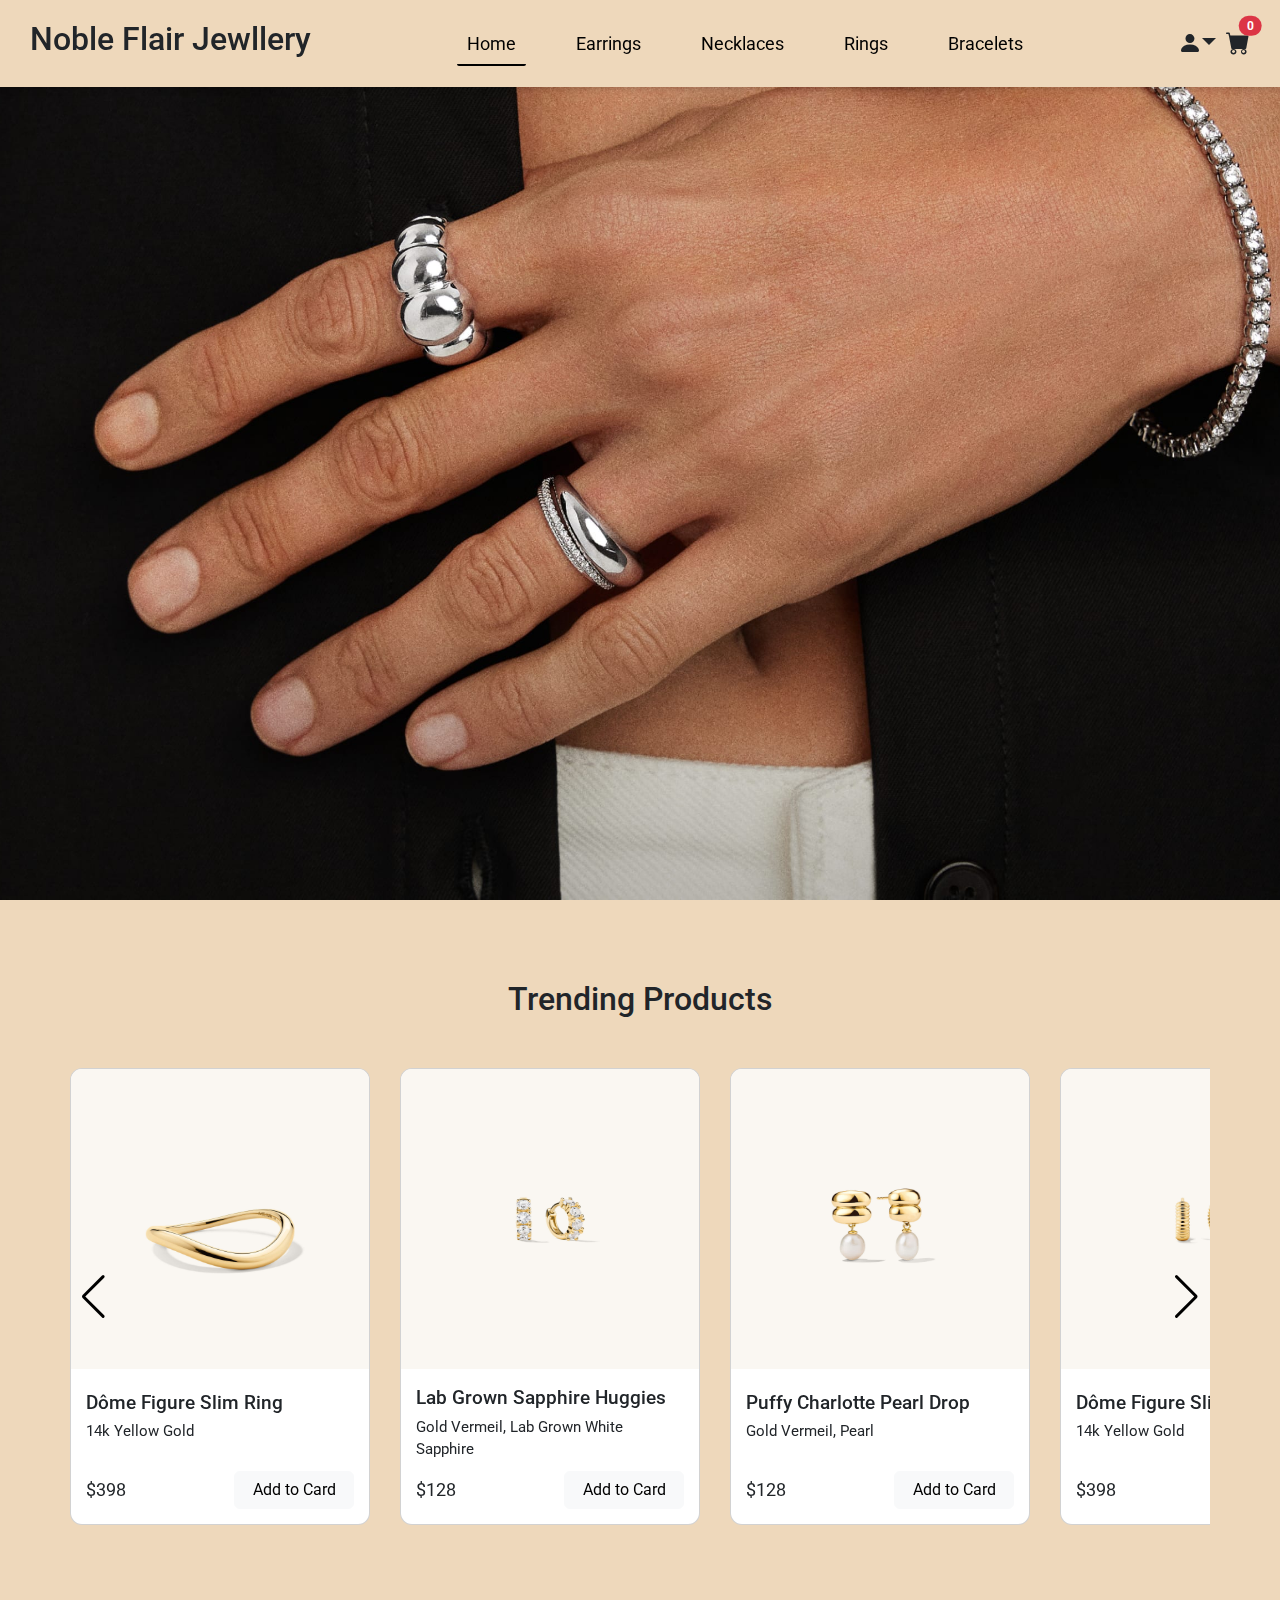
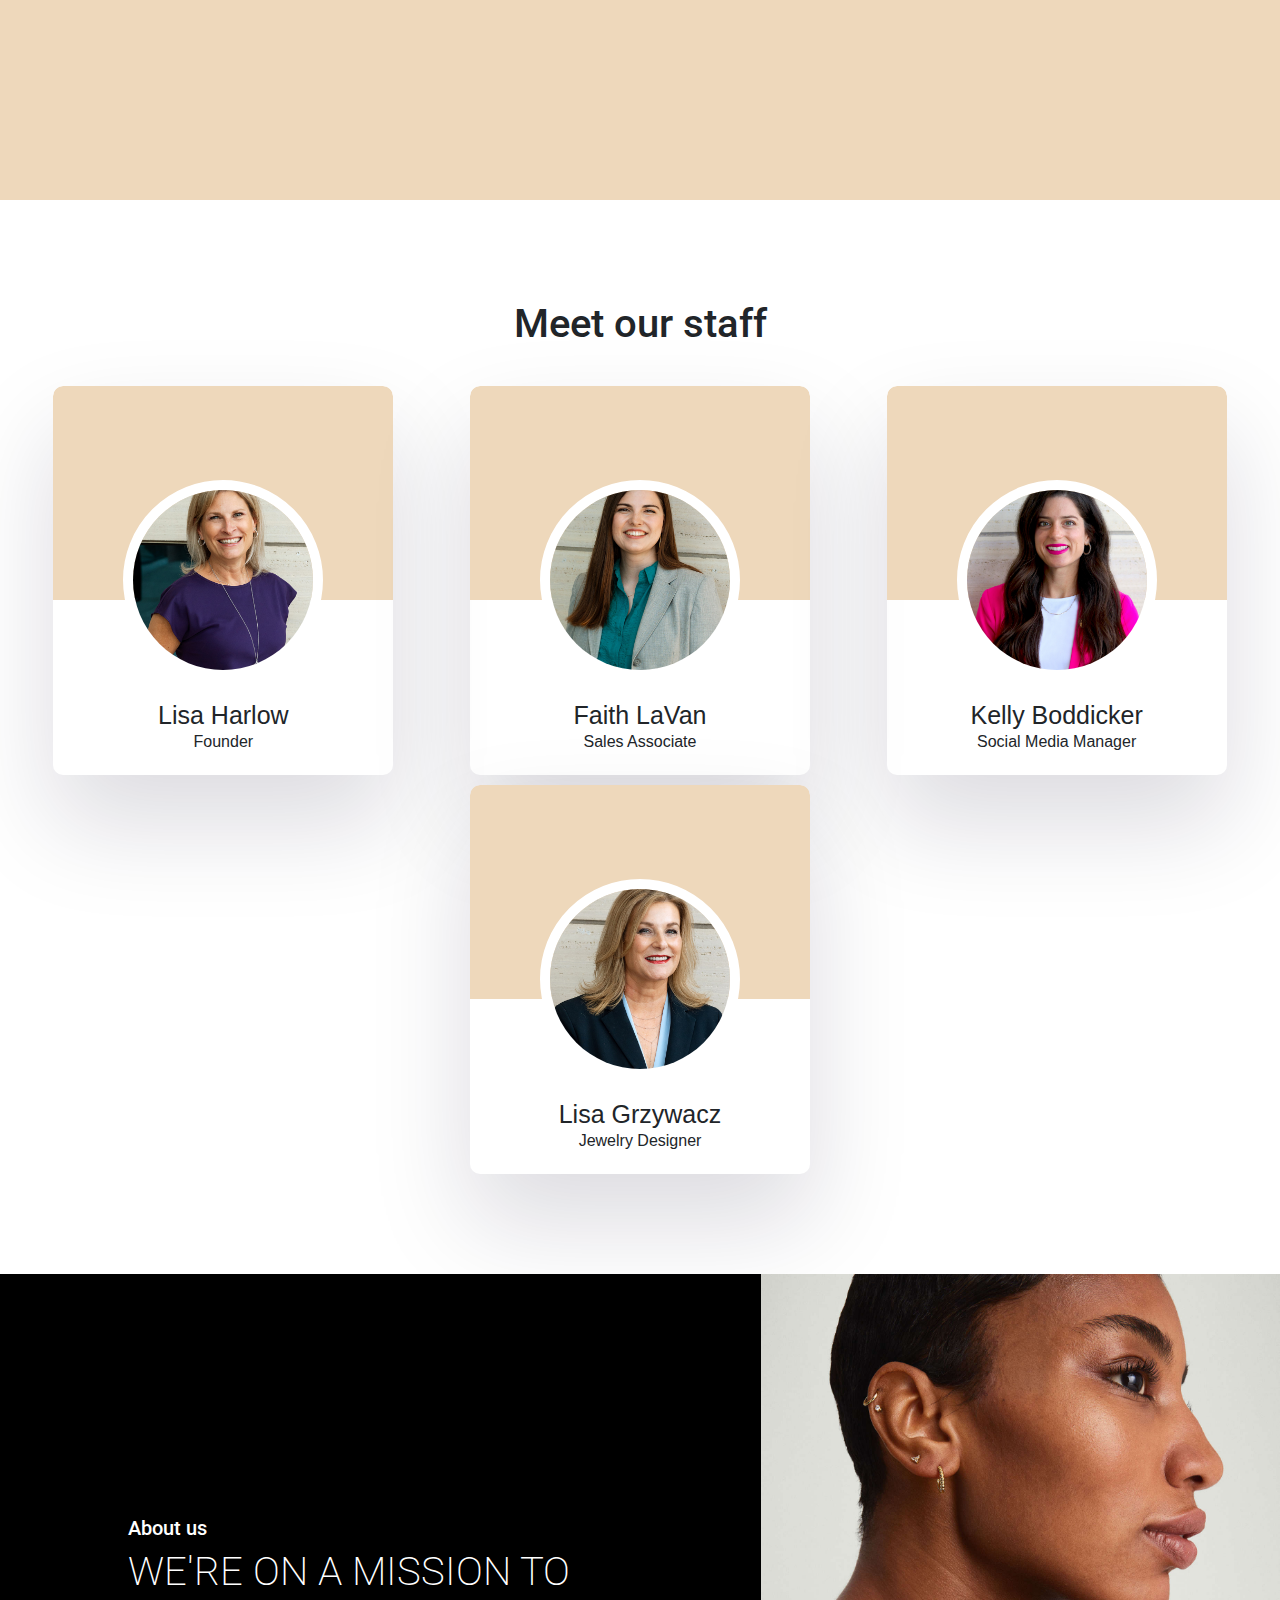
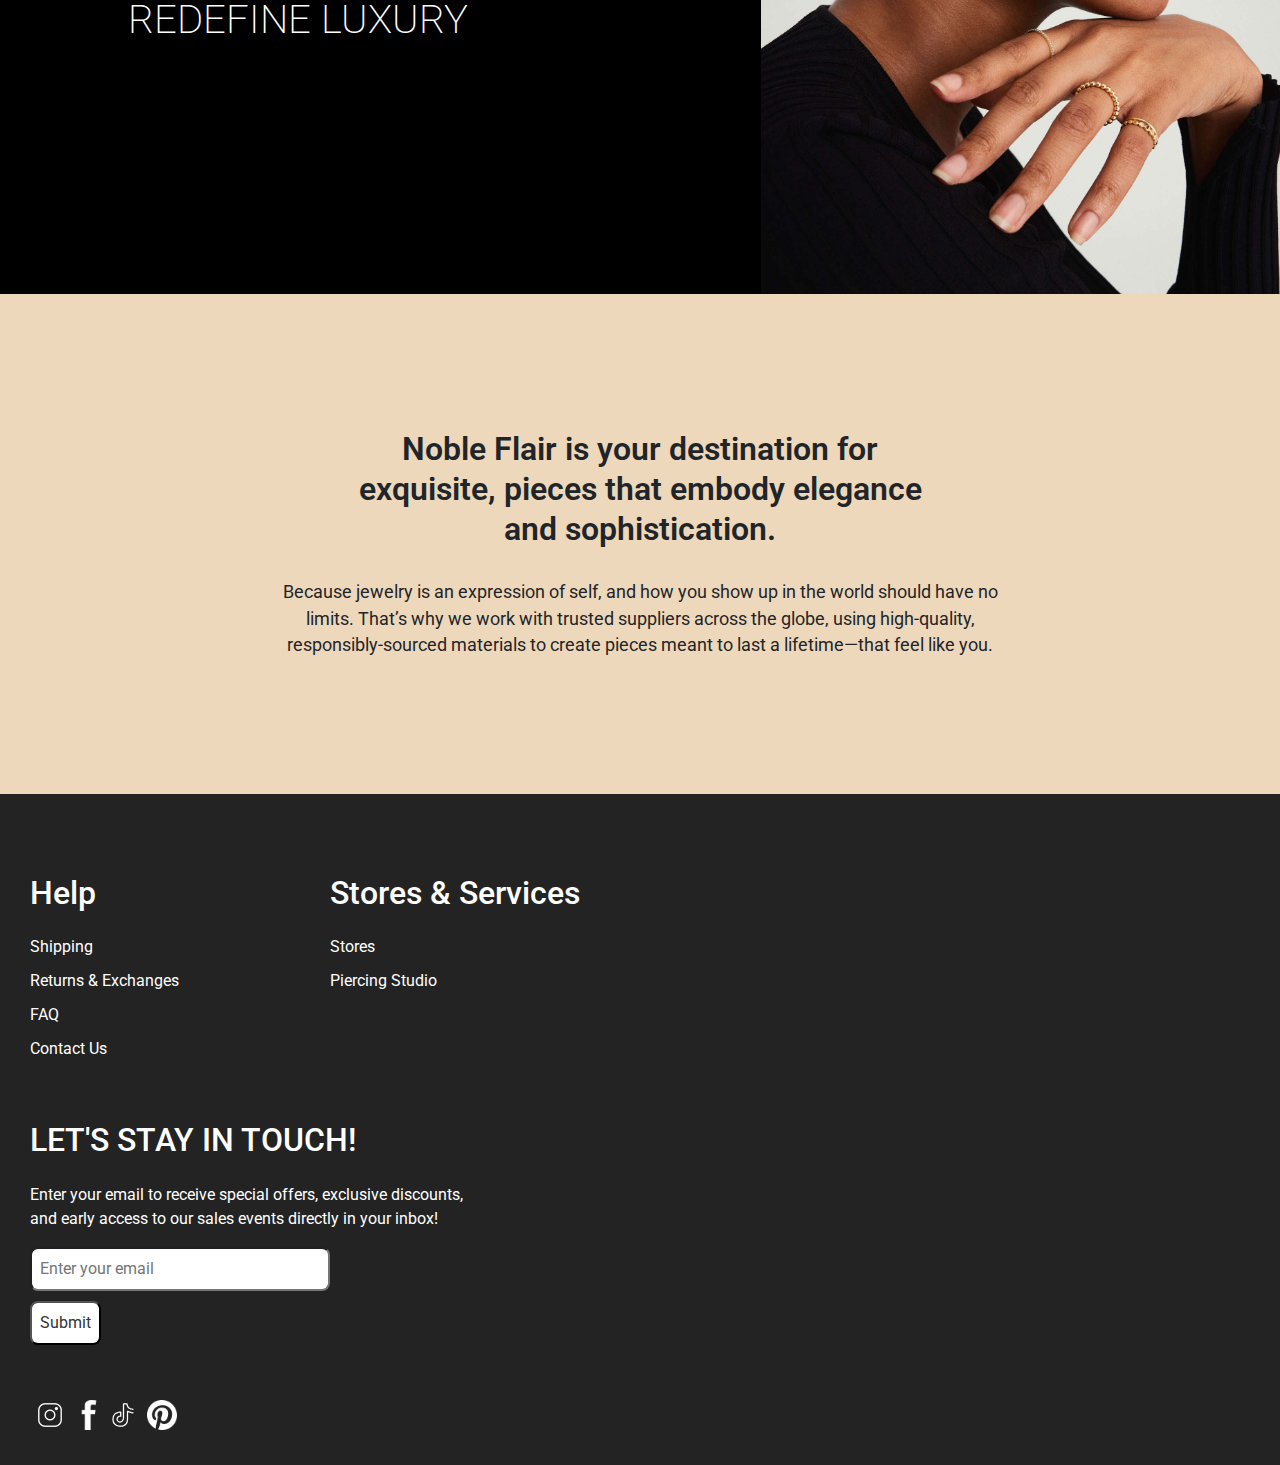
<file: index.html>
<!DOCTYPE html>
<html lang="en">
  <head>
    <meta charset="UTF-8" />
    <meta name="viewport" content="width=device-width, initial-scale=1.0" />
    <title>Noble Flair Jewllery</title>
    <!-- Bootstrap: This link imports the Bootstrap CSS framework, providing a variety of ready-to-use styles and components -->
    <link
      href="https://cdn.jsdelivr.net/npm/bootstrap@5.3.3/dist/css/bootstrap.min.css"
      rel="stylesheet"
      integrity="sha384-QWTKZyjpPEjISv5WaRU9OFeRpok6YctnYmDr5pNlyT2bRjXh0JMhjY6hW+ALEwIH"
      crossorigin="anonymous"
    />

    <!-- Bootstrap Icons: This link imports a collection of SVG-based icons from the Bootstrap Icons library -->
    <link
      rel="stylesheet"
      href="https://cdn.jsdelivr.net/npm/bootstrap-icons@1.5.0/font/bootstrap-icons.css"
    />

    <!-- Swiper: This link imports the CSS for Swiper, a JavaScript library that enables the creation of responsive and interactive sliders and carousels -->
    <link
      rel="stylesheet"
      href="https://cdn.jsdelivr.net/npm/swiper@11/swiper-bundle.min.css"
    />

    <!-- Custom Stylesheet: This link connects to a custom CSS file, `style.css`, used to apply specific styling rules -->
    <link rel="stylesheet" href="style.css" />
  </head>
  <body>
    <div class="navbar">
      <h2>Noble Flair Jewllery</h2>
      <div class="links">
        <!-- Each of these links will redirect the user to different pages, such as earrings.html, rings.html, etc... -->
        <!-- The 'active' class styles the current page name with an underline -->
        <div class="tran active"><a href="#best-sellers">Home</a></div>
        <div class="tran"><a href="earrings.html">Earrings</a></div>
        <div class="tran"><a href="Necklaste.html">Necklaces</a></div>
        <div class="tran"><a href="rings.html">Rings</a></div>
        <div class="tran"><a href="bracelets.html">Bracelets</a></div>
      </div>

      <!-- This div aligns its child elements centrally and maintains a gap between them. -->
      <div class="" style="display: flex; align-items: center; gap: 10px">
        <!-- An icon (bi-person-fill) taken from Bootstrap activates a dropdown menu on click, providing options to "Log in" or "Register". -->
        <div class="dropdown">
          <i
            class="bi bi-person-fill dropdown-toggle"
            data-bs-toggle="dropdown"
            aria-expanded="false"
            role="button"
            aria-haspopup="true"
            style="font-size: 1.5rem"
          ></i>
          <ul class="dropdown-menu">
            <li><a class="dropdown-item" href="login.html">Log in</a></li>
            <li><a class="dropdown-item" href="register.html">Register</a></li>
          </ul>
        </div>
        <div class="position-relative">
          <!-- This class represents the shopping cart icon -->
          <i class="bi bi-cart-fill" style="font-size: 1.5rem"></i>
          <!-- This span serves as a badge to display the current number of items in the cart -->
          <span
            class="position-absolute top-0 start-100 translate-middle badge rounded-pill bg-danger"
            id="itemCount"
            style="font-size: 0.75rem"
          >
            0
          </span>
        </div>
      </div>
    </div>

    <!-- This part defines a slider containing four slides, each styled with a different background image  -->
    <div class="slider">
      <div
        class="slide"
        style="background-image: url('images/mainImage.jpeg')"
      ></div>
      <div
        class="slide"
        style="background-image: url('images/hero-bg-2.jpg')"
      ></div>
      <div
        class="slide"
        style="background-image: url('images/hero3.PNG')"
      ></div>
      <div
        class="slide"
        style="background-image: url('images/hero4.jpg')"
      ></div>
    </div>

    <!-- - This section displays a Swiper slider with product cards, each card includes:
    - **Images:** Default and hover images for each product.
    - **Product Information:** Name, material, price, and an "Add to Cart" button. -->

    <div class="best-sellers" id="best-sellers">
      <h2>Trending Products</h2>

      <div class="container swiper">
        <div class="slider-wrapper">
          <div class="card-wrapper swiper-wrapper">
            <!-- Card 1: Dôme Figure Slim Ring -->
            <div class="card swiper-slide">
              <div class="image-box one">
                <img src="images/first.jpg" class="default-image" />
                <img src="images/first-hover.jpg" class="hover-image" />
              </div>
              <div class="info">
                <div>
                  <div class="name">Dôme Figure Slim Ring</div>
                  <div class="material">14k Yellow Gold</div>
                </div>
                <div class="d-flex justify-content-between align-items-center">
                  <div class="price">$398</div>
                  <button
                    type="button"
                    class="btn btn-light"
                    onclick="addToCart()"
                  >
                    Add to Card
                  </button>
                </div>
              </div>
            </div>

            <!-- Card 2: Lab Grown Sapphire Huggies -->
            <div class="card swiper-slide">
              <div class="image-box two">
                <img src="images/second.jpg" class="default-image" />
                <img src="images/second-hover.jpg" class="hover-image" />
              </div>
              <div class="info">
                <div>
                  <div class="name">Lab Grown Sapphire Huggies</div>
                  <div class="material">
                    Gold Vermeil, Lab Grown White Sapphire
                  </div>
                </div>
                <div class="d-flex justify-content-between align-items-center">
                  <div class="price">$128</div>
                  <button
                    type="button"
                    class="btn btn-light"
                    onclick="addToCart()"
                  >
                    Add to Card
                  </button>
                </div>
              </div>
            </div>

            <!-- Card 3: Puffy Charlotte Pearl Drop Earring -->
            <div class="card swiper-slide">
              <div class="image-box three">
                <img src="images/third.jpg" class="default-image" />
                <img src="images/third-hover.jpg" class="hover-image" />
              </div>
              <div class="info">
                <div>
                  <div class="name">Puffy Charlotte Pearl Drop</div>
                  <div class="material">Gold Vermeil, Pearl</div>
                </div>
                <div class="d-flex justify-content-between align-items-center">
                  <div class="price">$128</div>
                  <button
                    type="button"
                    class="btn btn-light"
                    onclick="addToCart()"
                  >
                    Add to Card
                  </button>
                </div>
              </div>
            </div>

            <!-- Card 4: Dôme Figure Slim Ring (Repeat of the first card) -->
            <div class="card swiper-slide">
              <div class="image-box four">
                <img src="images/fourth.jpg" class="default-image" />
                <img src="images/fourth-hover.jpg" class="hover-image" />
              </div>
              <div class="info">
                <div>
                  <div class="name">Dôme Figure Slim Ring</div>
                  <div class="material">14k Yellow Gold</div>
                </div>
                <div class="d-flex justify-content-between align-items-center">
                  <div class="price">$398</div>
                  <button
                    type="button"
                    class="btn btn-light"
                    onclick="addToCart()"
                  >
                    Add to Card
                  </button>
                </div>
              </div>
            </div>

            <!-- Card 5: Mini Pearl Satellite Bracelet -->
            <div class="card swiper-slide">
              <div class="image-box five">
                <img src="images/4brace.jpg" class="default-image" />
                <img src="images/4brace-hover.jpg" class="hover-image" />
              </div>
              <div class="info">
                <div>
                  <div class="name">Mini Pearl Satellite Bracelet</div>
                  <div class="material">Gold Vermeil</div>
                </div>
                <div class="d-flex justify-content-between align-items-center">
                  <div class="price">$98</div>
                  <button
                    type="button"
                    class="btn btn-light"
                    onclick="addToCart()"
                  >
                    Add to Card
                  </button>
                </div>
              </div>
            </div>

            <!-- Card 6: Round Topaz Hoops -->
            <div class="card swiper-slide">
              <div class="image-box six">
                <img src="images/7neck.jpg" class="default-image" />
                <img src="images/7neck-hover.jpg" class="hover-image" />
              </div>
              <div class="info">
                <div>
                  <div class="name">Round Topaz Hoops</div>
                  <div class="material">Gold Vermeil, White Topaz</div>
                </div>
                <div class="d-flex justify-content-between align-items-center">
                  <div class="price">$78</div>
                  <button
                    type="button"
                    class="btn btn-light"
                    onclick="addToCart()"
                  >
                    Add to Card
                  </button>
                </div>
              </div>
            </div>
            <!-- Card 7: Bold Pavé Diamond Hoops -->

            <div class="card swiper-slide">
              <div class="image-box seven">
                <img src="images/12earrings.jpg" class="default-image" />
                <img src="images/12earrings-hover.jpg" class="hover-image" />
              </div>
              <div class="info">
                <div>
                  <div class="name">Bold Pavé Diamond Hoops</div>
                  <div class="material">14k Yellow Gold, Natural Diamond</div>
                </div>
                <div class="d-flex justify-content-between align-items-center">
                  <div class="price">$978</div>
                  <button
                    type="button"
                    class="btn btn-light"
                    onclick="addToCart()"
                  >
                    Add to Card
                  </button>
                </div>
              </div>
            </div>
          </div>

          <!-- Allows users to move to the previous slide and to the next slide using pointing arrows -->
          <div class="swiper-button-prev"></div>
          <div class="swiper-button-next"></div>
        </div>
      </div>
    </div>

    <!-- - Profiles: Displays individual cards for each staff member, 
 each has a background image, photo of the staff member. and the card content has a name and role -->
    <div class="people">
      <div class="staff"><h1>Meet our staff</h1></div>
      <div class="profiles">
        <div class="profile">
          <div class="background-image">
            <img src="images/background.PNG" alt="" />
          </div>
          <div class="profile-image">
            <img src="images/cofunder.jpg" alt="" />
          </div>
          <div class="card-content">
            <h3>Lisa Harlow</h3>
            <p>Founder</p>
          </div>
        </div>

        <div class="profile">
          <div class="background-image">
            <img src="images/background.PNG" alt="" />
          </div>
          <div class="profile-image">
            <img src="images/Sales Associate.jpg" alt="" />
          </div>
          <div class="card-content">
            <h3>Faith LaVan</h3>
            <p>Sales Associate</p>
          </div>
        </div>

        <div class="profile">
          <div class="background-image">
            <img src="images/background.PNG" alt="" />
          </div>
          <div class="profile-image">
            <img src="images/content creator.jpg" alt="" />
          </div>
          <div class="card-content">
            <h3>Kelly Boddicker</h3>
            <p>Social Media Manager</p>
          </div>
        </div>

        <div class="profile">
          <div class="background-image">
            <img src="images/background.PNG" alt="" />
          </div>
          <div class="profile-image">
            <img src="images/Jewelry Designer.jpg" alt="" />
          </div>
          <div class="card-content">
            <h3>Lisa Grzywacz</h3>
            <p>Jewelry Designer</p>
          </div>
        </div>
      </div>
    </div>

    <!-- Includes an image and text -->

    <div class="about-us" id="about-us">
      <div class="about one">
        <h5>About us</h5>
        <h1 style="font-weight: 200">WE'RE ON A MISSION TO REDEFINE LUXURY</h1>
      </div>
      <div class="about two">
        <img src="images/about.jpg" alt="" />
      </div>
    </div>

    <!-- Includes text -->
    <div class="about-text">
      <div class="text2">
        <p>
          Noble Flair is your destination for exquisite, pieces that embody
          elegance and sophistication.
        </p>
        <div>
          Because jewelry is an expression of self, and how you show up in the
          world should have no limits. That’s why we work with trusted suppliers
          across the globe, using high-quality, responsibly-sourced materials to
          create pieces meant to last a lifetime—that feel like you.
        </div>
      </div>
    </div>
    <!-- This footer is divied in 4 sections, like Help, Stores and services, a signup form for email offers, and icons for social media -->

    <footer>
      <div class="main-footer">
        <div class="first-second">
          <div class="footer-sub">
            <h2>Help</h2>
            <a href="#">Shipping</a>
            <a href="#">Returns & Exchanges</a>
            <a href="#">FAQ</a>
            <a href="#">Contact Us</a>
          </div>
          <div class="footer-sub">
            <h2>Stores & Services</h2>
            <a href="#">Stores</a>
            <a href="#">Piercing Studio</a>
            <a href="#"></a>
          </div>
        </div>
        <div class="third-fourth">
          <div class="footer-sub third">
            <h2>LET'S STAY IN TOUCH!</h2>
            <p>
              Enter your email to receive special offers, exclusive discounts,
              and early access to our sales events directly in your inbox!
            </p>

            <div class="email">
              <input type="email" placeholder="Enter your email" />
            </div>
            <div class="button">
              <input type="button" value="Submit" />
            </div>
          </div>

          <div class="icons">
            <img
              src="images/instagram.png"
              alt="instagram"
              width="40px"
              height="40px"
              40px;
            />
            <img
              src="images/facebook-svgrepo-com.png"
              alt="Facebook"
              width="30px"
            />
            <img
              src="images/tik-tok-svgrepo-com.svg"
              alt="tik-tok"
              width="30px"
              height="30px"
            />
            <img
              src="images/pinterest.png"
              alt="pinterest"
              width="30px"
              height="30px"
              style="margin-left: 5px"
            />
          </div>
        </div>
      </div>
    </footer>
    <!-- These scripts integrate Bootstrap functionalities, Swiper for interactive sliders, and custom JavaScript   -->
    <script
      src="https://cdn.jsdelivr.net/npm/bootstrap@5.3.3/dist/js/bootstrap.bundle.min.js"
      integrity="sha384-YvpcrYf0tY3lHB60NNkmXc5s9fDVZLESaAA55NDzOxhy9GkcIdslK1eN7N6jIeHz"
      crossorigin="anonymous"
    ></script>
    <script src="https://cdn.jsdelivr.net/npm/swiper@11/swiper-bundle.min.js"></script>
    <script src="script.js"></script>
  </body>
</html>
</file>
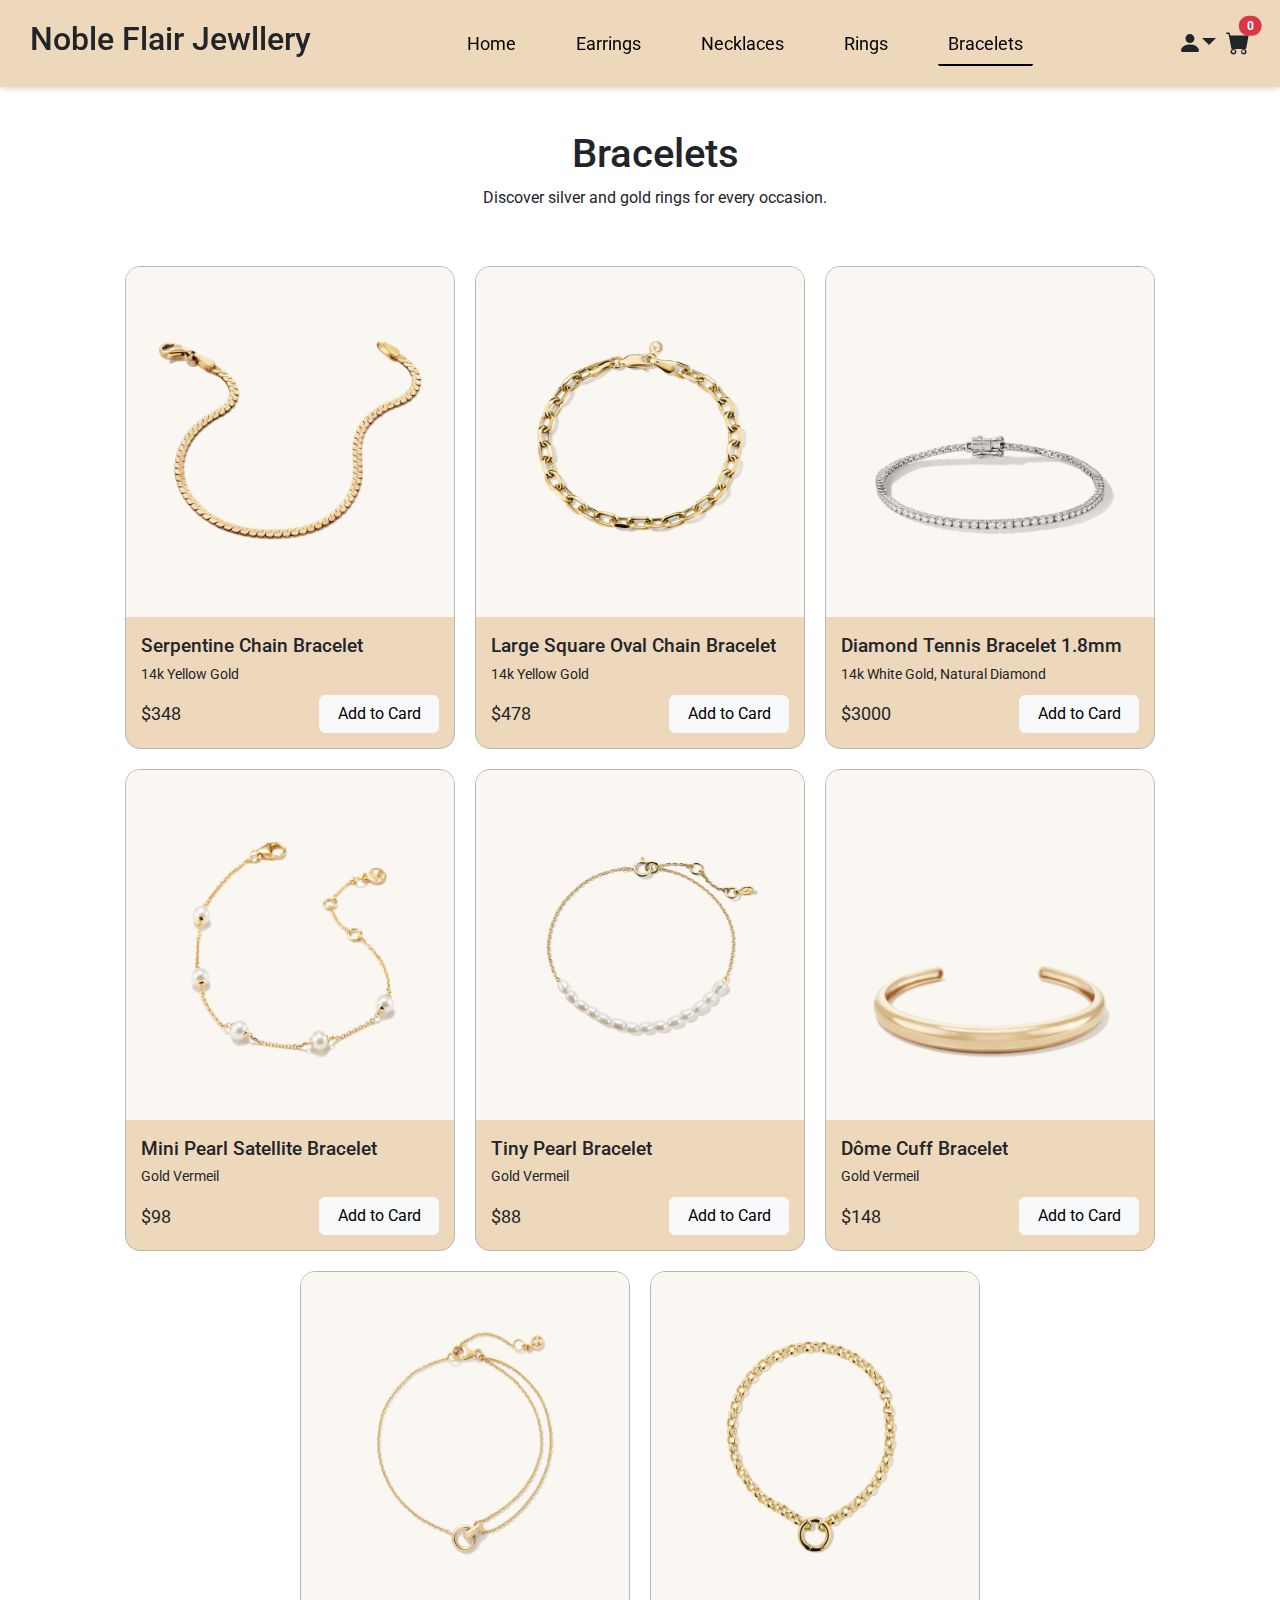
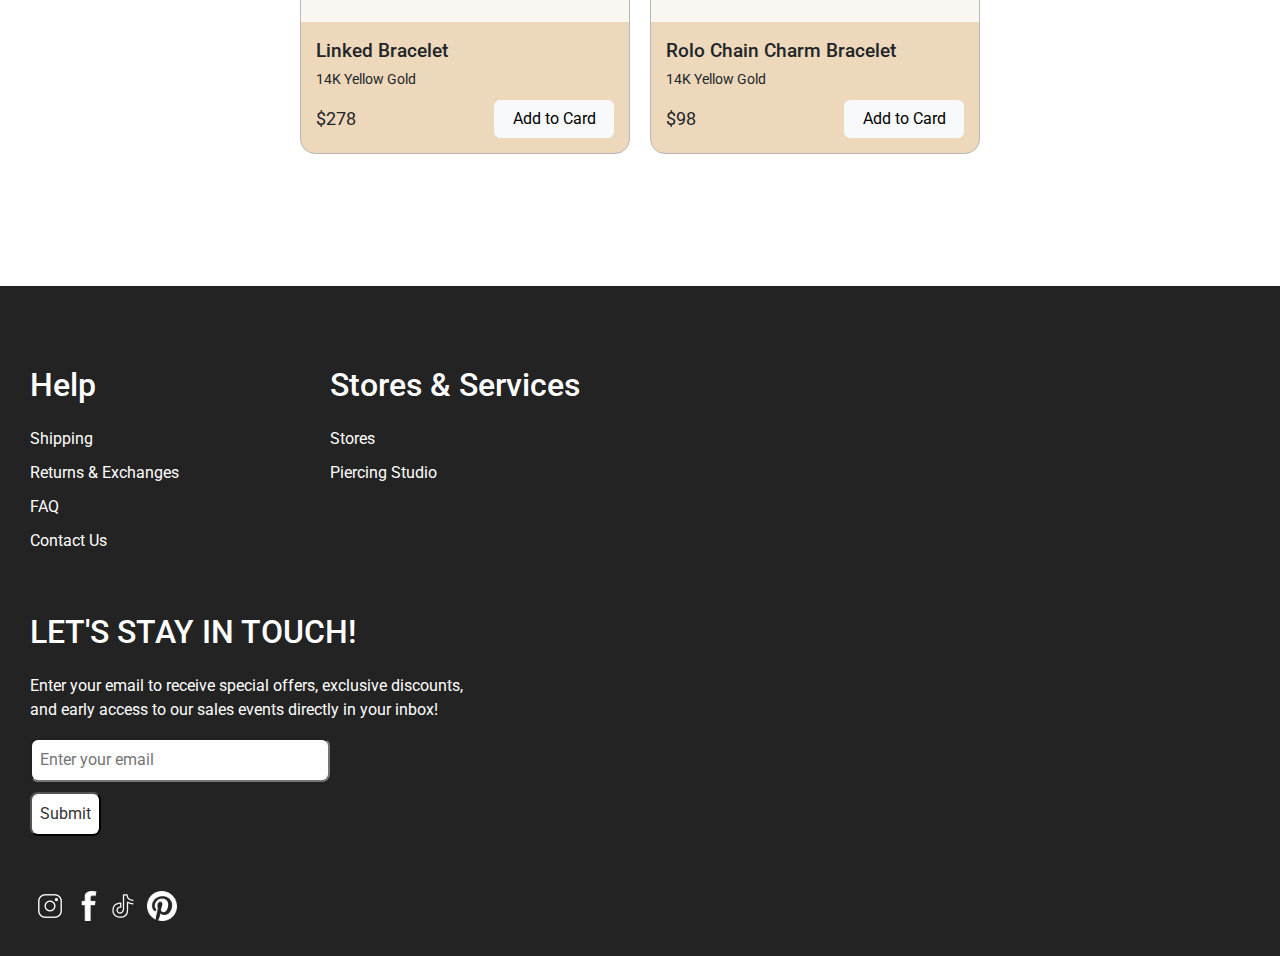
<file: bracelets.html>
<!DOCTYPE html>
<html lang="en">
  <head>
    <meta charset="UTF-8" />
    <meta name="viewport" content="width=device-width, initial-scale=1.0" />
    <title>Noble Flair Jewllery</title>
    <!-- Bootstrap: This link imports the Bootstrap CSS framework, providing a variety of ready-to-use styles and components -->
    <link
      href="https://cdn.jsdelivr.net/npm/bootstrap@5.3.3/dist/css/bootstrap.min.css"
      rel="stylesheet"
      integrity="sha384-QWTKZyjpPEjISv5WaRU9OFeRpok6YctnYmDr5pNlyT2bRjXh0JMhjY6hW+ALEwIH"
      crossorigin="anonymous"
    />

    <!-- Bootstrap Icons: This link imports a collection of SVG-based icons from the Bootstrap Icons library -->
    <link
      rel="stylesheet"
      href="https://cdn.jsdelivr.net/npm/bootstrap-icons@1.5.0/font/bootstrap-icons.css"
    />

    <!-- Swiper: This link imports the CSS for Swiper, a JavaScript library that enables the creation of responsive and interactive sliders and carousels -->
    <link
      rel="stylesheet"
      href="https://cdn.jsdelivr.net/npm/swiper@11/swiper-bundle.min.css"
    />

    <!-- Custom Stylesheet: This link connects to a custom CSS file, `style.css`, used to apply specific styling rules -->
    <link rel="stylesheet" href="style.css" />
  </head>
  <body>
    <div class="navbar">
      <h2>Noble Flair Jewllery</h2>
      <div class="links">
        <!-- Each of these links will redirect the user to different pages, such as earrings.html, rings.html, etc... -->
        <!-- The 'active' class styles the current page name with an underline -->
        <div class="tran"><a href="index.html">Home</a></div>
        <div class="tran"><a href="earrings.html">Earrings</a></div>
        <div class="tran"><a href="Necklaste.html">Necklaces</a></div>
        <div class="tran"><a href="rings.html">Rings</a></div>
        <div class="tran active"><a href="bracelets.html">Bracelets</a></div>
      </div>
      <!-- This div aligns its child elements centrally and maintains a gap between them. -->
      <div class="" style="display: flex; align-items: center; gap: 10px">
        <!-- An icon (bi-person-fill) taken from Bootstrap activates a dropdown menu on click, providing options to "Log in" or "Register". -->
        <div class="dropdown">
          <i
            class="bi bi-person-fill dropdown-toggle"
            data-bs-toggle="dropdown"
            aria-expanded="false"
            role="button"
            aria-haspopup="true"
            style="font-size: 1.5rem"
          ></i>
          <ul class="dropdown-menu">
            <li><a class="dropdown-item" href="login.html">Log in</a></li>
            <li><a class="dropdown-item" href="register.html">Register</a></li>
          </ul>
        </div>
        <div class="position-relative">
          <!-- This class represents the shopping cart icon -->
          <i class="bi bi-cart-fill" style="font-size: 1.5rem"></i>
          <!-- This span serves as a badge to display the current number of items in the cart -->
          <span
            class="position-absolute top-0 start-100 translate-middle badge rounded-pill bg-danger"
            id="itemCount"
            style="font-size: 0.75rem"
          >
            0
          </span>
        </div>
      </div>
    </div>

    <!--Serves as a container for the product cards and the header title-->
    <div class="product-items">
      <div class="top-text">
        <h1>Bracelets</h1>
        <p>Discover silver and gold rings for every occasion.</p>
      </div>

      <!-- - Displays a product card featuring an image with a hover effect, title, description, and an "Add to Cart" button  -->

      <div class="big-container">
        <!-- Serpentine Chain Bracelet -->
        <div class="product">
          <div class="e-image">
            <img src="images/1brace.jpg" class="default-image" />
            <img src="images/1brace-hover.jpg" class="hover-image" />
          </div>
          <div class="e-info">
            <div class="e-name">Serpentine Chain Bracelet</div>
            <div class="e-material">14k Yellow Gold</div>
            <div class="d-flex justify-content-between align-items-center">
              <div class="e-price">$348</div>
              <button type="button" class="btn btn-light" onclick="addToCart()">
                Add to Card
              </button>
            </div>
          </div>
        </div>

        <!-- Large Square Oval Chain Bracelet -->
        <div class="product">
          <div class="e-image">
            <img src="images/2brace.jpg" class="default-image" />
            <img src="images/2brace-hover.jpg" class="hover-image" />
          </div>
          <div class="e-info">
            <div class="e-name">Large Square Oval Chain Bracelet</div>
            <div class="e-material">14k Yellow Gold</div>
            <div class="d-flex justify-content-between align-items-center">
              <div class="e-price">$478</div>
              <button type="button" class="btn btn-light" onclick="addToCart()">
                Add to Card
              </button>
            </div>
          </div>
        </div>

        <!-- Diamond Tennis Bracelet 1.8mm -->
        <div class="product">
          <div class="e-image">
            <img src="images/3brace.jpg" class="default-image" />
            <img src="images/3brace-hover.jpg" class="hover-image" />
          </div>
          <div class="e-info">
            <div class="e-name">Diamond Tennis Bracelet 1.8mm</div>
            <div class="e-material">14k White Gold, Natural Diamond</div>
            <div class="d-flex justify-content-between align-items-center">
              <div class="e-price">$3000</div>
              <button type="button" class="btn btn-light" onclick="addToCart()">
                Add to Card
              </button>
            </div>
          </div>
        </div>

        <!-- Mini Pearl Satellite Bracelet -->
        <div class="product">
          <div class="e-image">
            <img src="images/4brace.jpg" class="default-image" />
            <img src="images/4brace-hover.jpg" class="hover-image" />
          </div>
          <div class="e-info">
            <div class="e-name">Mini Pearl Satellite Bracelet</div>
            <div class="e-material">Gold Vermeil</div>
            <div class="d-flex justify-content-between align-items-center">
              <div class="e-price">$98</div>
              <button type="button" class="btn btn-light" onclick="addToCart()">
                Add to Card
              </button>
            </div>
          </div>
        </div>

        <!-- Tiny Pearl Bracelet -->
        <div class="product">
          <div class="e-image">
            <img src="images/5brace.jpg" class="default-image" />
            <img src="images/5brace-hover.jpg" class="hover-image" />
          </div>
          <div class="e-info">
            <div class="e-name">Tiny Pearl Bracelet</div>
            <div class="e-material">Gold Vermeil</div>
            <div class="d-flex justify-content-between align-items-center">
              <div class="e-price">$88</div>
              <button type="button" class="btn btn-light" onclick="addToCart()">
                Add to Card
              </button>
            </div>
          </div>
        </div>

        <!-- Dôme Cuff Bracelet -->
        <div class="product">
          <div class="e-image">
            <img src="images/6brace.jpg" class="default-image" />
            <img src="images/6brace-hover.jpg" class="hover-image" />
          </div>
          <div class="e-info">
            <div class="e-name">Dôme Cuff Bracelet</div>
            <div class="e-material">Gold Vermeil</div>
            <div class="d-flex justify-content-between align-items-center">
              <div class="e-price">$148</div>
              <button type="button" class="btn btn-light" onclick="addToCart()">
                Add to Card
              </button>
            </div>
          </div>
        </div>

        <!-- Linked Bracelet -->
        <div class="product">
          <div class="e-image">
            <img src="images/7brace.jpg" class="default-image" />
            <img src="images/7brace-hover.jpg" class="hover-image" />
          </div>
          <div class="e-info">
            <div class="e-name">Linked Bracelet</div>
            <div class="e-material">14K Yellow Gold</div>
            <div class="d-flex justify-content-between align-items-center">
              <div class="e-price">$278</div>
              <button type="button" class="btn btn-light" onclick="addToCart()">
                Add to Card
              </button>
            </div>
          </div>
        </div>

        <!-- Rolo Chain Charm Bracelet -->
        <div class="product">
          <div class="e-image">
            <img src="images/8brace.jpg" class="default-image" />
            <img src="images/8brace-hover.jpg" class="hover-image" />
          </div>
          <div class="e-info">
            <div class="e-name">Rolo Chain Charm Bracelet</div>
            <div class="e-material">14K Yellow Gold</div>
            <div class="d-flex justify-content-between align-items-center">
              <div class="e-price">$98</div>
              <button type="button" class="btn btn-light" onclick="addToCart()">
                Add to Card
              </button>
            </div>
          </div>
        </div>
      </div>
    </div>

    <!-- This footer is divied in 4 sections, like Help, Stores and services, a signup form for email offers, and icons for social media -->

    <footer>
      <div class="main-footer">
        <div class="first-second">
          <div class="footer-sub">
            <h2>Help</h2>
            <a href="#">Shipping</a>
            <a href="#">Returns & Exchanges</a>
            <a href="#">FAQ</a>
            <a href="#">Contact Us</a>
          </div>
          <div class="footer-sub">
            <h2>Stores & Services</h2>
            <a href="#">Stores</a>
            <a href="#">Piercing Studio</a>
            <a href="#"></a>
          </div>
        </div>
        <div class="third-fourth">
          <div class="footer-sub third">
            <h2>LET'S STAY IN TOUCH!</h2>
            <p>
              Enter your email to receive special offers, exclusive discounts,
              and early access to our sales events directly in your inbox!
            </p>

            <div class="email">
              <input type="email" placeholder="Enter your email" />
            </div>
            <div class="button">
              <input type="button" value="Submit" />
            </div>
          </div>

          <div class="icons">
            <img
              src="images/instagram.png"
              alt="instagram"
              width="40px"
              height="40px"
              40px;
            />
            <img
              src="images/facebook-svgrepo-com.png"
              alt="Facebook"
              width="30px"
            />
            <img
              src="images/tik-tok-svgrepo-com.svg"
              alt="tik-tok"
              width="30px"
              height="30px"
            />
            <img
              src="images/pinterest.png"
              alt="pinterest"
              width="30px"
              height="30px"
              style="margin-left: 5px"
            />
          </div>
        </div>
      </div>
    </footer>

    <!-- These scripts integrate Bootstrap functionalities, Swiper for interactive sliders, and custom JavaScript   -->

    <script
      src="https://cdn.jsdelivr.net/npm/bootstrap@5.3.3/dist/js/bootstrap.bundle.min.js"
      integrity="sha384-YvpcrYf0tY3lHB60NNkmXc5s9fDVZLESaAA55NDzOxhy9GkcIdslK1eN7N6jIeHz"
      crossorigin="anonymous"
    ></script>
    <script src="script.js"></script>
  </body>
</html>
</file>
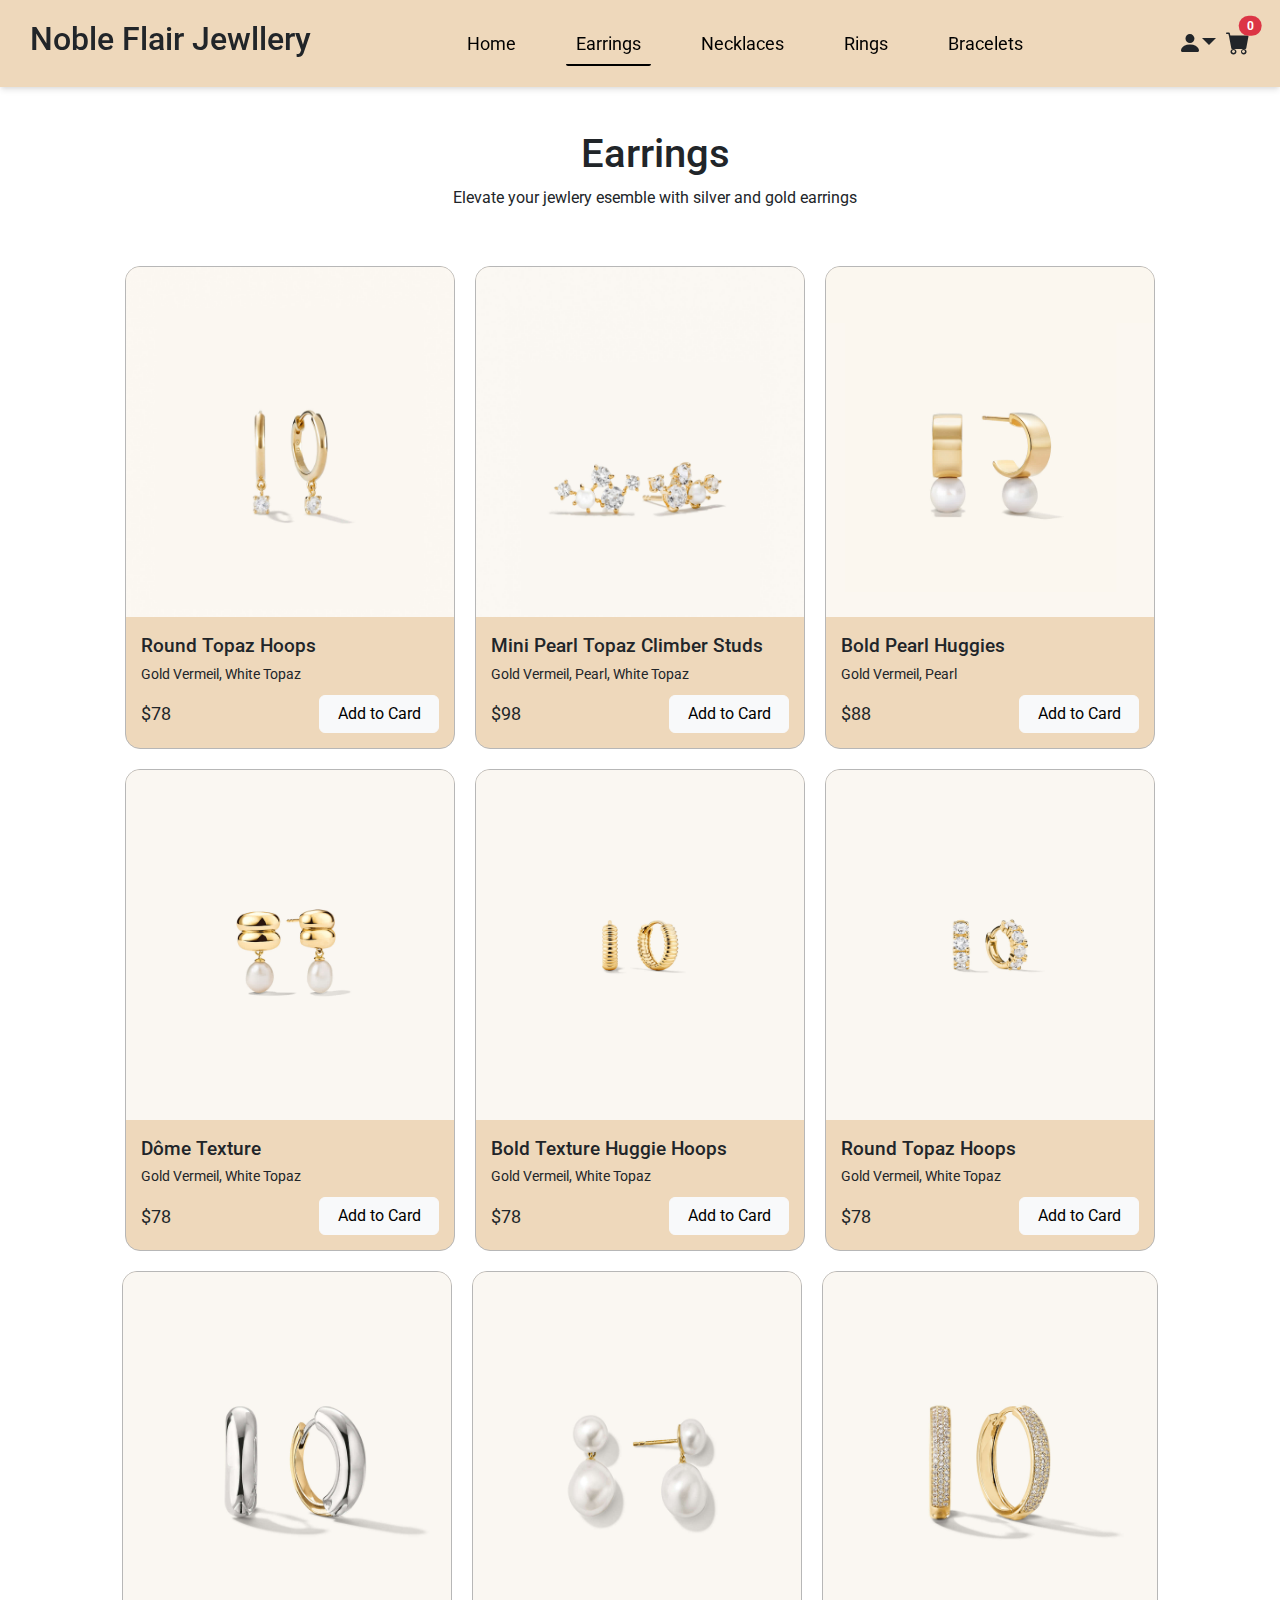
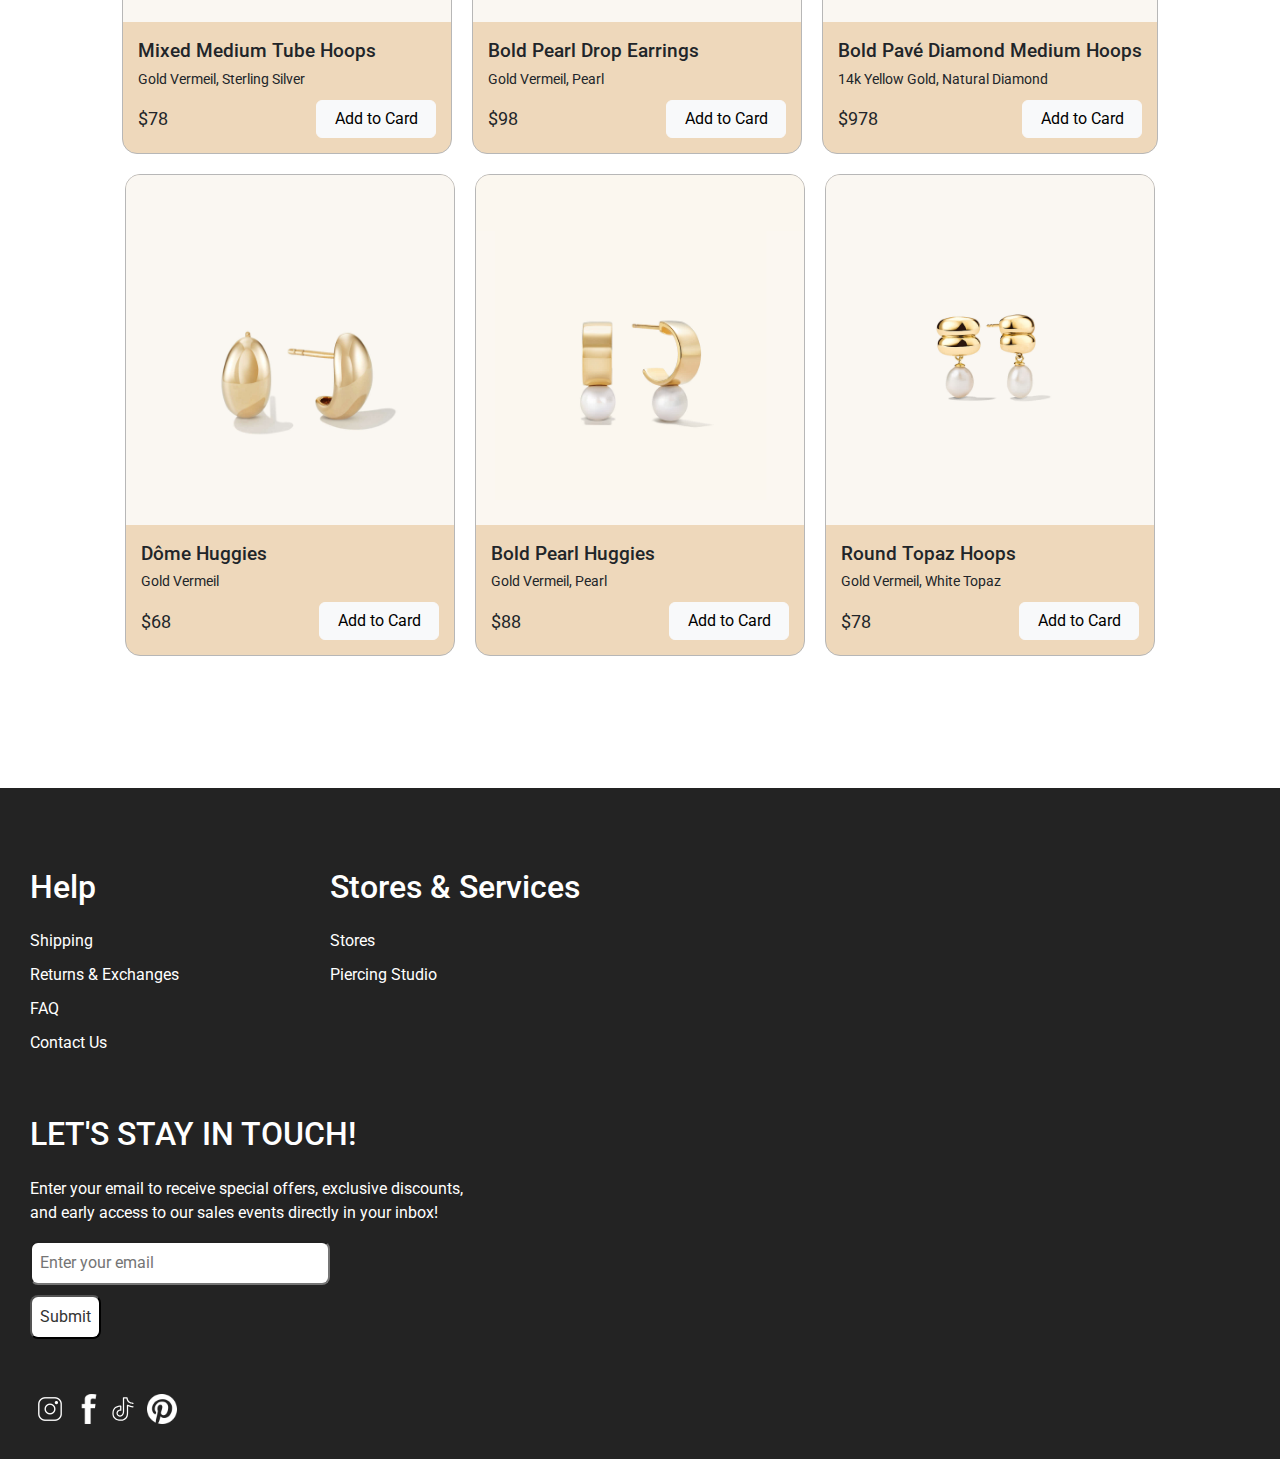
<file: earrings.html>
<!DOCTYPE html>
<html lang="en">
  <head>
    <meta charset="UTF-8" />
    <meta name="viewport" content="width=device-width, initial-scale=1.0" />
    <title>Noble Flair Jewllery</title>
    <!-- Bootstrap: This link imports the Bootstrap CSS framework, providing a variety of ready-to-use styles and components -->
    <link
      href="https://cdn.jsdelivr.net/npm/bootstrap@5.3.3/dist/css/bootstrap.min.css"
      rel="stylesheet"
      integrity="sha384-QWTKZyjpPEjISv5WaRU9OFeRpok6YctnYmDr5pNlyT2bRjXh0JMhjY6hW+ALEwIH"
      crossorigin="anonymous"
    />

    <!-- Bootstrap Icons: This link imports a collection of SVG-based icons from the Bootstrap Icons library -->
    <link
      rel="stylesheet"
      href="https://cdn.jsdelivr.net/npm/bootstrap-icons@1.5.0/font/bootstrap-icons.css"
    />

    <!-- Swiper: This link imports the CSS for Swiper, a JavaScript library that enables the creation of responsive and interactive sliders and carousels -->
    <link
      rel="stylesheet"
      href="https://cdn.jsdelivr.net/npm/swiper@11/swiper-bundle.min.css"
    />

    <!-- Custom Stylesheet: This link connects to a custom CSS file, `style.css`, used to apply specific styling rules -->
    <link rel="stylesheet" href="style.css" />
  </head>
  <body>
    <div class="navbar">
      <h2>Noble Flair Jewllery</h2>
      <div class="links">
        <!-- Each of these links will redirect the user to different pages, such as earrings.html, rings.html, etc... -->
        <!-- The 'active' class styles the current page name with an underline -->
        <div class="tran"><a href="index.html">Home</a></div>
        <div class="tran active"><a href="earrings.html">Earrings</a></div>
        <div class="tran"><a href="Necklaste.html">Necklaces</a></div>
        <div class="tran"><a href="rings.html">Rings</a></div>
        <div class="tran"><a href="bracelets.html">Bracelets</a></div>
      </div>
      <!-- This div aligns its child elements centrally and maintains a gap between them. -->
      <div class="" style="display: flex; align-items: center; gap: 10px">
        <!-- An icon (bi-person-fill) taken from Bootstrap activates a dropdown menu on click, providing options to "Log in" or "Register". -->
        <div class="dropdown">
          <i
            class="bi bi-person-fill dropdown-toggle"
            data-bs-toggle="dropdown"
            aria-expanded="false"
            role="button"
            aria-haspopup="true"
            style="font-size: 1.5rem"
          ></i>
          <ul class="dropdown-menu">
            <li><a class="dropdown-item" href="login.html">Log in</a></li>
            <li><a class="dropdown-item" href="register.html">Register</a></li>
          </ul>
        </div>
        <div class="position-relative">
          <!-- This class represents the shopping cart icon -->
          <i class="bi bi-cart-fill" style="font-size: 1.5rem"></i>
          <!-- This span serves as a badge to display the current number of items in the cart -->
          <span
            class="position-absolute top-0 start-100 translate-middle badge rounded-pill bg-danger"
            id="itemCount"
            style="font-size: 0.75rem"
          >
            0
          </span>
        </div>
      </div>
    </div>

    <!--Serves as a container for the product cards and the header title-->
    <div class="product-items">
      <div class="top-text">
        <h1>Earrings</h1>
        <p>Elevate your jewlery esemble with silver and gold earrings</p>
      </div>

      <!-- - Displays a product card featuring an image with a hover effect, title, description, and an "Add to Cart" button  -->
      <div class="big-container">
        <div class="product">
          <div class="e-image">
            <img src="images/six.jpg" class="default-image" />
            <img src="images/six-hover.jpg" class="hover-image" />
          </div>
          <div class="e-info">
            <div class="e-name">Round Topaz Hoops</div>
            <div class="e-material">Gold Vermeil, White Topaz</div>
            <div class="d-flex justify-content-between align-items-center">
              <div class="e-price">$78</div>

              <button type="button" class="btn btn-light" onclick="addToCart()">
                Add to Card
              </button>
            </div>
          </div>
        </div>

        <!-- Mini Pearl Topaz Climber Studs -->
        <div class="product">
          <div class="e-image">
            <img src="images/ten.jpg" class="default-image" />
            <img src="images/ten-hover.jpg" class="hover-image" />
          </div>
          <div class="e-info">
            <div class="e-name">Mini Pearl Topaz Climber Studs</div>
            <div class="e-material">Gold Vermeil, Pearl, White Topaz</div>
            <div class="d-flex justify-content-between align-items-center">
              <div class="e-price">$98</div>
              <button type="button" class="btn btn-light" onclick="addToCart()">
                Add to Card
              </button>
            </div>
          </div>
        </div>

        <!-- Bold Pearl Huggies -->
        <div class="product">
          <div class="e-image">
            <img src="images/nine.jpg" class="default-image" />
            <img src="images/nine-hover.jpg" class="hover-image" />
          </div>
          <div class="e-info">
            <div class="e-name">Bold Pearl Huggies</div>
            <div class="e-material">Gold Vermeil, Pearl</div>
            <div class="d-flex justify-content-between align-items-center">
              <div class="e-price">$88</div>
              <button type="button" class="btn btn-light" onclick="addToCart()">
                Add to Card
              </button>
            </div>
          </div>
        </div>

        <!-- Round Topaz Hoops -->
        <div class="product">
          <div class="e-image">
            <img src="images/third.jpg" class="default-image" />
            <img src="images/third-hover.jpg" class="hover-image" />
          </div>
          <div class="e-info">
            <div class="e-name">Dôme Texture</div>
            <div class="e-material">Gold Vermeil, White Topaz</div>
            <div class="d-flex justify-content-between align-items-center">
              <div class="e-price">$78</div>
              <button type="button" class="btn btn-light" onclick="addToCart()">
                Add to Card
              </button>
            </div>
          </div>
        </div>

        <!-- Bold Texture Huggie Hoops -->
        <div class="product">
          <div class="e-image">
            <img src="images/fourth.jpg" class="default-image" />
            <img src="images/fourth-hover.jpg" class="hover-image" />
          </div>
          <div class="e-info">
            <div class="e-name">Bold Texture Huggie Hoops</div>
            <div class="e-material">Gold Vermeil, White Topaz</div>
            <div class="d-flex justify-content-between align-items-center">
              <div class="e-price">$78</div>
              <button type="button" class="btn btn-light" onclick="addToCart()">
                Add to Card
              </button>
            </div>
          </div>
        </div>

        <!-- Round Topaz Hoops -->
        <div class="product">
          <div class="e-image">
            <img src="images/second.jpg" class="default-image" />
            <img src="images/second-hover.jpg" class="hover-image" />
          </div>
          <div class="e-info">
            <div class="e-name">Round Topaz Hoops</div>
            <div class="e-material">Gold Vermeil, White Topaz</div>
            <div class="d-flex justify-content-between align-items-center">
              <div class="e-price">$78</div>
              <button type="button" class="btn btn-light" onclick="addToCart()">
                Add to Card
              </button>
            </div>
          </div>
        </div>

        <!-- Mixed Medium Tube Hoops -->
        <div class="product">
          <div class="e-image">
            <img src="images/seven.jpg" class="default-image" />
            <img src="images/seven-hover.jpg" class="hover-image" />
          </div>
          <div class="e-info">
            <div class="e-name">Mixed Medium Tube Hoops</div>
            <div class="e-material">Gold Vermeil, Sterling Silver</div>
            <div class="d-flex justify-content-between align-items-center">
              <div class="e-price">$78</div>
              <button type="button" class="btn btn-light" onclick="addToCart()">
                Add to Card
              </button>
            </div>
          </div>
        </div>

        <!-- Bold Pearl Drop Earrings -->
        <div class="product">
          <div class="e-image">
            <img src="images/eight.jpg" class="default-image" />
            <img src="images/eight-hover.jpg" class="hover-image" />
          </div>
          <div class="e-info">
            <div class="e-name">Bold Pearl Drop Earrings</div>
            <div class="e-material">Gold Vermeil, Pearl</div>
            <div class="d-flex justify-content-between align-items-center">
              <div class="e-price">$98</div>
              <button type="button" class="btn btn-light" onclick="addToCart()">
                Add to Card
              </button>
            </div>
          </div>
        </div>

        <!-- Bold Pavé Diamond Medium Hoops -->
        <div class="product">
          <div class="e-image">
            <img src="images/12earrings.jpg" class="default-image" />
            <img src="images/12earrings-hover.jpg" class="hover-image" />
          </div>
          <div class="e-info">
            <div class="e-name">Bold Pavé Diamond Medium Hoops</div>
            <div class="e-material">14k Yellow Gold, Natural Diamond</div>
            <div class="d-flex justify-content-between align-items-center">
              <div class="e-price">$978</div>
              <button type="button" class="btn btn-light" onclick="addToCart()">
                Add to Card
              </button>
            </div>
          </div>
        </div>

        <!-- Dôme Huggies -->
        <div class="product">
          <div class="e-image">
            <img src="images/11earring.jpg" class="default-image" />
            <img src="images/11earring-hover.jpg" class="hover-image" />
          </div>
          <div class="e-info">
            <div class="e-name">Dôme Huggies</div>
            <div class="e-material">Gold Vermeil</div>
            <div class="d-flex justify-content-between align-items-center">
              <div class="e-price">$68</div>
              <button type="button" class="btn btn-light" onclick="addToCart()">
                Add to Card
              </button>
            </div>
          </div>
        </div>

        <!-- Bold Pearl Huggies -->
        <div class="product">
          <div class="e-image">
            <img src="images/nine.jpg" class="default-image" />
            <img src="images/nine-hover.jpg" class="hover-image" />
          </div>
          <div class="e-info">
            <div class="e-name">Bold Pearl Huggies</div>
            <div class="e-material">Gold Vermeil, Pearl</div>
            <div class="d-flex justify-content-between align-items-center">
              <div class="e-price">$88</div>
              <button type="button" class="btn btn-light" onclick="addToCart()">
                Add to Card
              </button>
            </div>
          </div>
        </div>

        <!-- Round Topaz Hoops -->
        <div class="product">
          <div class="e-image">
            <img src="images/third.jpg" class="default-image" />
            <img src="images/third-hover.jpg" class="hover-image" />
          </div>
          <div class="e-info">
            <div class="e-name">Round Topaz Hoops</div>
            <div class="e-material">Gold Vermeil, White Topaz</div>
            <div class="d-flex justify-content-between align-items-center">
              <div class="e-price">$78</div>
              <button type="button" class="btn btn-light" onclick="addToCart()">
                Add to Card
              </button>
            </div>
          </div>
        </div>
      </div>
    </div>

    <!-- This footer is divied in 4 sections, like Help, Stores and services, a signup form for email offers, and icons for social media -->
    <footer>
      <div class="main-footer">
        <div class="first-second">
          <div class="footer-sub">
            <h2>Help</h2>
            <a href="#">Shipping</a>
            <a href="#">Returns & Exchanges</a>
            <a href="#">FAQ</a>
            <a href="#">Contact Us</a>
          </div>
          <div class="footer-sub">
            <h2>Stores & Services</h2>
            <a href="#">Stores</a>
            <a href="#">Piercing Studio</a>
            <a href="#"></a>
          </div>
        </div>
        <div class="third-fourth">
          <div class="footer-sub third">
            <h2>LET'S STAY IN TOUCH!</h2>
            <p>
              Enter your email to receive special offers, exclusive discounts,
              and early access to our sales events directly in your inbox!
            </p>

            <div class="email">
              <input type="email" placeholder="Enter your email" />
            </div>
            <div class="button">
              <input type="button" value="Submit" />
            </div>
          </div>

          <div class="icons">
            <img
              src="images/instagram.png"
              alt="instagram"
              width="40px"
              height="40px"
            />
            <img
              src="images/facebook-svgrepo-com.png"
              alt="Facebook"
              width="30px"
            />
            <img
              src="images/tik-tok-svgrepo-com.svg"
              alt="tik-tok"
              width="30px"
              height="30px"
            />
            <img
              src="images/pinterest.png"
              alt="pinterest"
              width="30px"
              height="30px"
              style="margin-left: 5px"
            />
          </div>
        </div>
      </div>
    </footer>
    <!-- These scripts integrate Bootstrap functionalities, Swiper for interactive sliders, and custom JavaScript   -->

    <script
      src="https://cdn.jsdelivr.net/npm/bootstrap@5.3.3/dist/js/bootstrap.bundle.min.js"
      integrity="sha384-YvpcrYf0tY3lHB60NNkmXc5s9fDVZLESaAA55NDzOxhy9GkcIdslK1eN7N6jIeHz"
      crossorigin="anonymous"
    ></script>
    <script src="script.js"></script>
  </body>
</html>
</file>
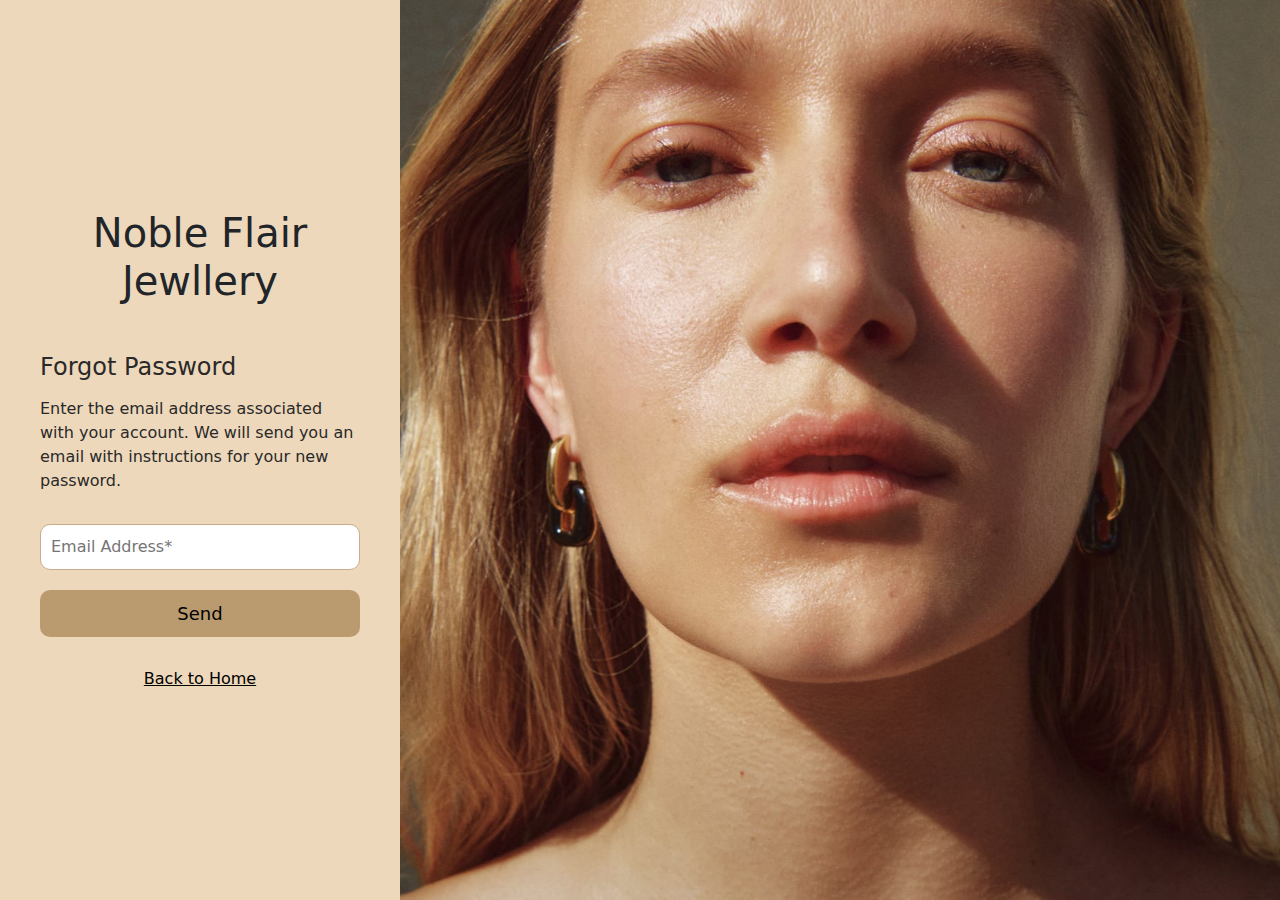
<file: forgot-password.html>
<!DOCTYPE html>
<html lang="en">
  <head>
    <meta charset="UTF-8" />
    <meta name="viewport" content="width=device-width, initial-scale=1.0" />
    <title>Log in</title>
    <link
      href="https://cdn.jsdelivr.net/npm/bootstrap@5.3.3/dist/css/bootstrap.min.css"
      rel="stylesheet"
      integrity="sha384-QWTKZyjpPEjISv5WaRU9OFeRpok6YctnYmDr5pNlyT2bRjXh0JMhjY6hW+ALEwIH"
      crossorigin="anonymous"
    />
    <link
      rel="stylesheet"
      href="https://cdn.jsdelivr.net/npm/swiper@11/swiper-bundle.min.css"
    />
  </head>

  <style>
    .register {
      display: flex;
      background-color: rgb(238, 216, 187);
    }

    form {
      display: flex;
      flex-direction: column;
      max-width: 1000px;
      justify-content: center;
      padding: 40px;
      margin-left: auto;
      margin-right: auto;
    }

    .form-group {
      display: flex;
      flex-direction: column;
    }

    form input {
      width: 100%;
      margin-top: 15px;
      padding: 10px;
      margin-bottom: 5px;
      border-radius: 10px;
      border: 1px solid #c9ac8c; /* Border color matching the theme */
      font-size: 16px;
      background-color: #fff; /* White background for input fields */
    }

    .register {
      display: flex;
      height: 100%;
      width: 100%;
      justify-content: space-between;
    }

    .noble {
      text-align: center;
      margin-bottom: 40px;
    }
    .error {
      color: red;
      padding-left: 5px;
    }

    button {
      width: 100%;
      padding: 10px;
      font-size: 18px;
      background-color: rgb(186, 154, 111);
      color: black;
      border: none;
      border-radius: 10px;
      cursor: pointer;
      margin-top: 15px;
    }

    button:hover {
      background-color: rgb(194, 168, 137);
    }

    .swiper-container {
      width: 880px;
      height: 100vh;
    }

    .swiper-wrapper {
      display: flex;
      width: 75%;
      height: 100%;
    }

    .swiper-slide {
      background-size: cover;
      background-position: center;
      width: 100%;
      height: 100vh;
    }

    .signUp h1 {
      color: #292929; /* Dark gray color for the form title */
      font-size: 24px;
      margin-bottom: 15px;
    }

    .signUp p {
      color: #292929; /* Slightly lighter gray for the text */
      font-size: 16px;
    }

    .signUp a {
      color: rgb(54, 45, 32);
    }

    .signUp a:hover {
      text-decoration: none;
    }

    form input:focus {
      outline: none;
      box-shadow: 0 0 10px rgb(186, 154, 111);
    }

    .backToHome a {
      text-align: center;
      display: block;
      margin-top: 30px;
      color: black;
      text-decoration: underline;
    }

    .forgotPass a {
      text-align: right;
      padding-right: 5px;
      display: block;
      color: black;
    }
    #registrationForm {
      width: 600px;
    }
  </style>
  <body>
    <div class="register">
      <form id="registrationForm" onsubmit="validateForm(event)">
        <div class="noble"><h1>Noble Flair Jewllery</h1></div>
        <div class="signUp">
          <h1>Forgot Password</h1>
          <p>
            Enter the email address associated with your account. We will send
            you an email with instructions for your new password.
          </p>
        </div>

        <div class="form-group">
          <input type="email" id="email" placeholder="Email Address*" />
          <span id="emailError" class="error"></span>
        </div>

        <button type="submit">Send</button>
        <div class="backToHome"><a href="index.html">Back to Home</a></div>
      </form>

      <div class="register-image">
        <div class="swiper-container slider">
          <div class="swiper-wrapper">
            <div
              class="swiper-slide"
              style="background-image: url('images/register.jpg')"
            ></div>
            <div
              class="swiper-slide"
              style="background-image: url('images/register3.PNG')"
            ></div>
            <div
              class="swiper-slide"
              style="background-image: url('images/register2.jpg')"
            ></div>
          </div>
        </div>
      </div>
    </div>

    <script
      src="https://cdn.jsdelivr.net/npm/bootstrap@5.3.3/dist/js/bootstrap.bundle.min.js"
      integrity="sha384-YvpcrYf0tY3lHB60NNkmXc5s9fDVZLESaAA55NDzOxhy9GkcIdslK1eN7N6jIeHz"
      crossorigin="anonymous"
    ></script>
    <script src="https://cdn.jsdelivr.net/npm/swiper@11/swiper-bundle.min.js"></script>
    <script>
      document.addEventListener("DOMContentLoaded", function () {
        const swiper = new Swiper(".slider", {
          loop: true, // Allows the slides to loop continuously
          autoplay: {
            delay: 2000, // Autoplay delay in milliseconds (2 seconds)
            disableOnInteraction: false, // Continue autoplay after interaction
          },
          effect: "fade", // Fade effect to replicate the opacity change
          fadeEffect: {
            crossFade: true,
          },
          speed: 1000, // Slide transition speed in milliseconds (1 second)
        });
      });

      function validateForm(event) {
        event.preventDefault();
        const email = document.getElementById("email").value;

        const emailError = document.getElementById("emailError");

        // reset error messages
        emailError.textContent = "";

        // Email validation
        if (email === "") {
          emailError.textContent = "Email is required!";
        } else if (!isValidEmail(email)) {
          emailError.textContent = "Invalid Email Format";
          return;
        }

        alert("Email was sent!");
      }

      function isValidEmail(email) {
        const emailRegex = /^[^\s@]+@[^\s@]+\.[^\s@]+$/;
        return emailRegex.test(email); // returns true or false
      }
    </script>
  </body>
</html>
</file>
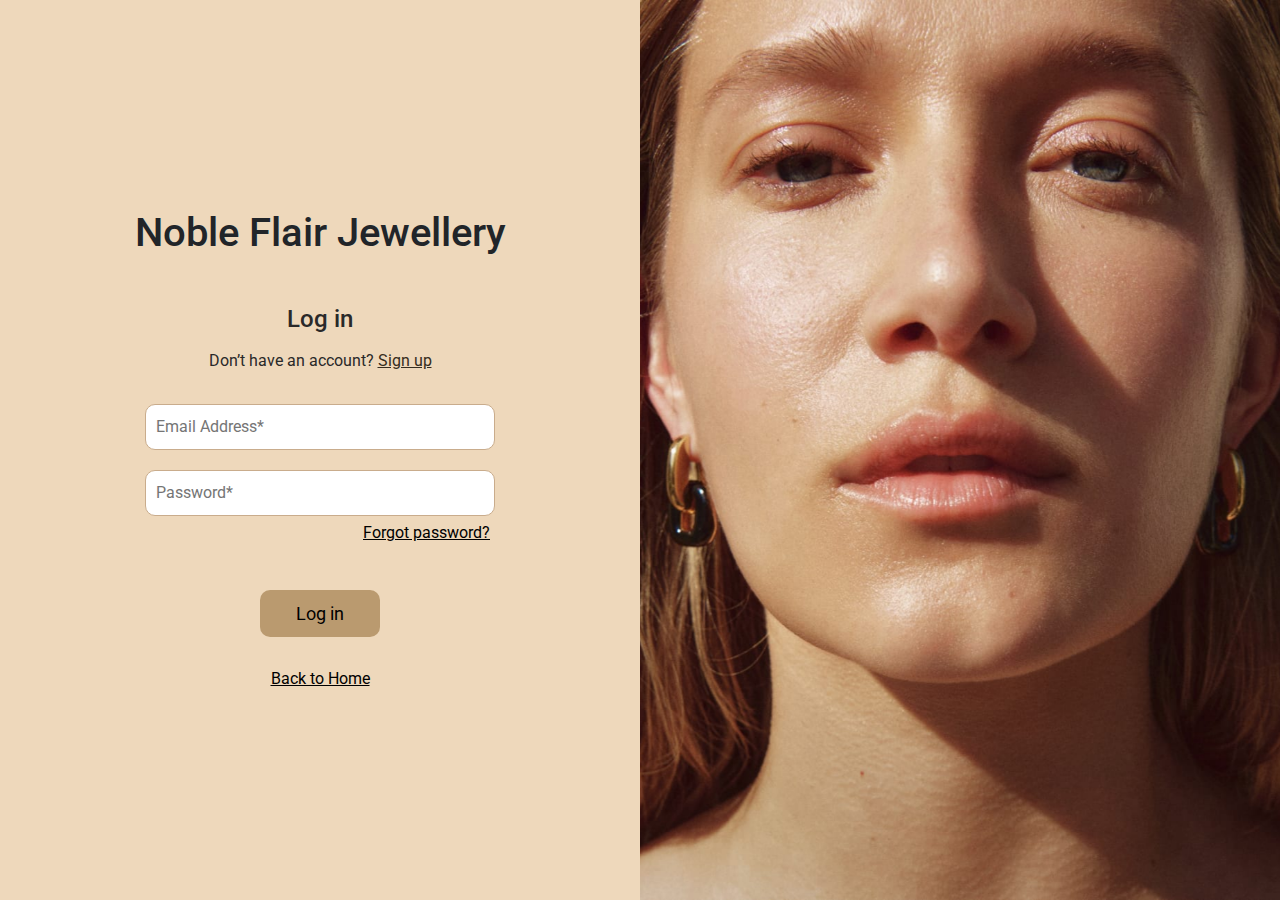
<file: login.html>
<!DOCTYPE html>
<html lang="en">
  <head>
    <meta charset="UTF-8" />
    <meta name="viewport" content="width=device-width, initial-scale=1.0" />
    <title>Log in</title>
    <!-- Linking Bootstrap CSS for styling -->
    <link
      href="https://cdn.jsdelivr.net/npm/bootstrap@5.3.3/dist/css/bootstrap.min.css"
      rel="stylesheet"
      integrity="sha384-QWTKZyjpPEjISv5WaRU9OFeRpok6YctnYmDr5pNlyT2bRjXh0JMhjY6hW+ALEwIH"
      crossorigin="anonymous"
    />
    <!-- Linking Swiper CSS for the image slider -->
    <link
      rel="stylesheet"
      href="https://cdn.jsdelivr.net/npm/swiper@11/swiper-bundle.min.css"
    />
    <!-- Linking custom stylesheet -->
    <link rel="stylesheet" href="style.css" />
  </head>

  <body>
    <!-- Log in form container -->
    <div class="log-in" style="width: 100% !important">
      <form
        id="loginForm"
        class="loginForm"
        style="width: 50%"
        onsubmit="validateLoginForm(event)"
      >
        <!-- Logo and title -->
        <div class="noble"><h1>Noble Flair Jewellery</h1></div>
        <div class="signUp">
          <!-- Log in title and sign up link -->
          <h1>Log in</h1>
          <p>Don’t have an account? <a href="register.html">Sign up</a></p>
        </div>

        <div class="form-groups">
          <!-- Email input field -->
          <div class="form-group">
            <input type="email" id="email" placeholder="Email Address*" />
            <span id="emailError" class="error"></span>
          </div>

          <!-- Password input field -->
          <div class="form-group">
            <input type="password" id="password" placeholder="Password*" />
            <span id="passwordError" class="error"></span>
          </div>
        </div>

        <!-- Forgot password link -->
        <div class="forgot-pass-container">
          <div class="forgotPass">
            <a href="forgot-password.html">Forgot password?</a>
          </div>
        </div>

        <!-- Submit button for logging in -->
        <button class="submit" type="submit">Log in</button>
        <!-- Link back to the homepage -->
        <div class="backToHome"><a href="index.html">Back to Home</a></div>
      </form>

      <!-- Image slider for the log-in page -->
      <div class="register-image" style="width: 50%">
        <div class="swiper-container slider" style="width: initial !important">
          <div class="swiper-wrapper">
            <div
              class="swiper-slide"
              style="background-image: url('images/register.jpg')"
            ></div>
            <div
              class="swiper-slide"
              style="background-image: url('images/register3.PNG')"
            ></div>
            <div
              class="swiper-slide"
              style="background-image: url('images/register2.jpg')"
            ></div>
          </div>
        </div>
      </div>
    </div>

    <!-- Linking Bootstrap JS for interactivity -->
    <script
      src="https://cdn.jsdelivr.net/npm/bootstrap@5.3.3/dist/js/bootstrap.bundle.min.js"
      integrity="sha384-YvpcrYf0tY3lHB60NNkmXc5s9fDVZLESaAA55NDzOxhy9GkcIdslK1eN7N6jIeHz"
      crossorigin="anonymous"
    ></script>
    <!-- Linking Swiper JS for the image slider -->
    <script src="https://cdn.jsdelivr.net/npm/swiper@11/swiper-bundle.min.js"></script>

    <!-- Custom JavaScript -->

    <script src="script.js"></script>
  </body>
</html>
</file>
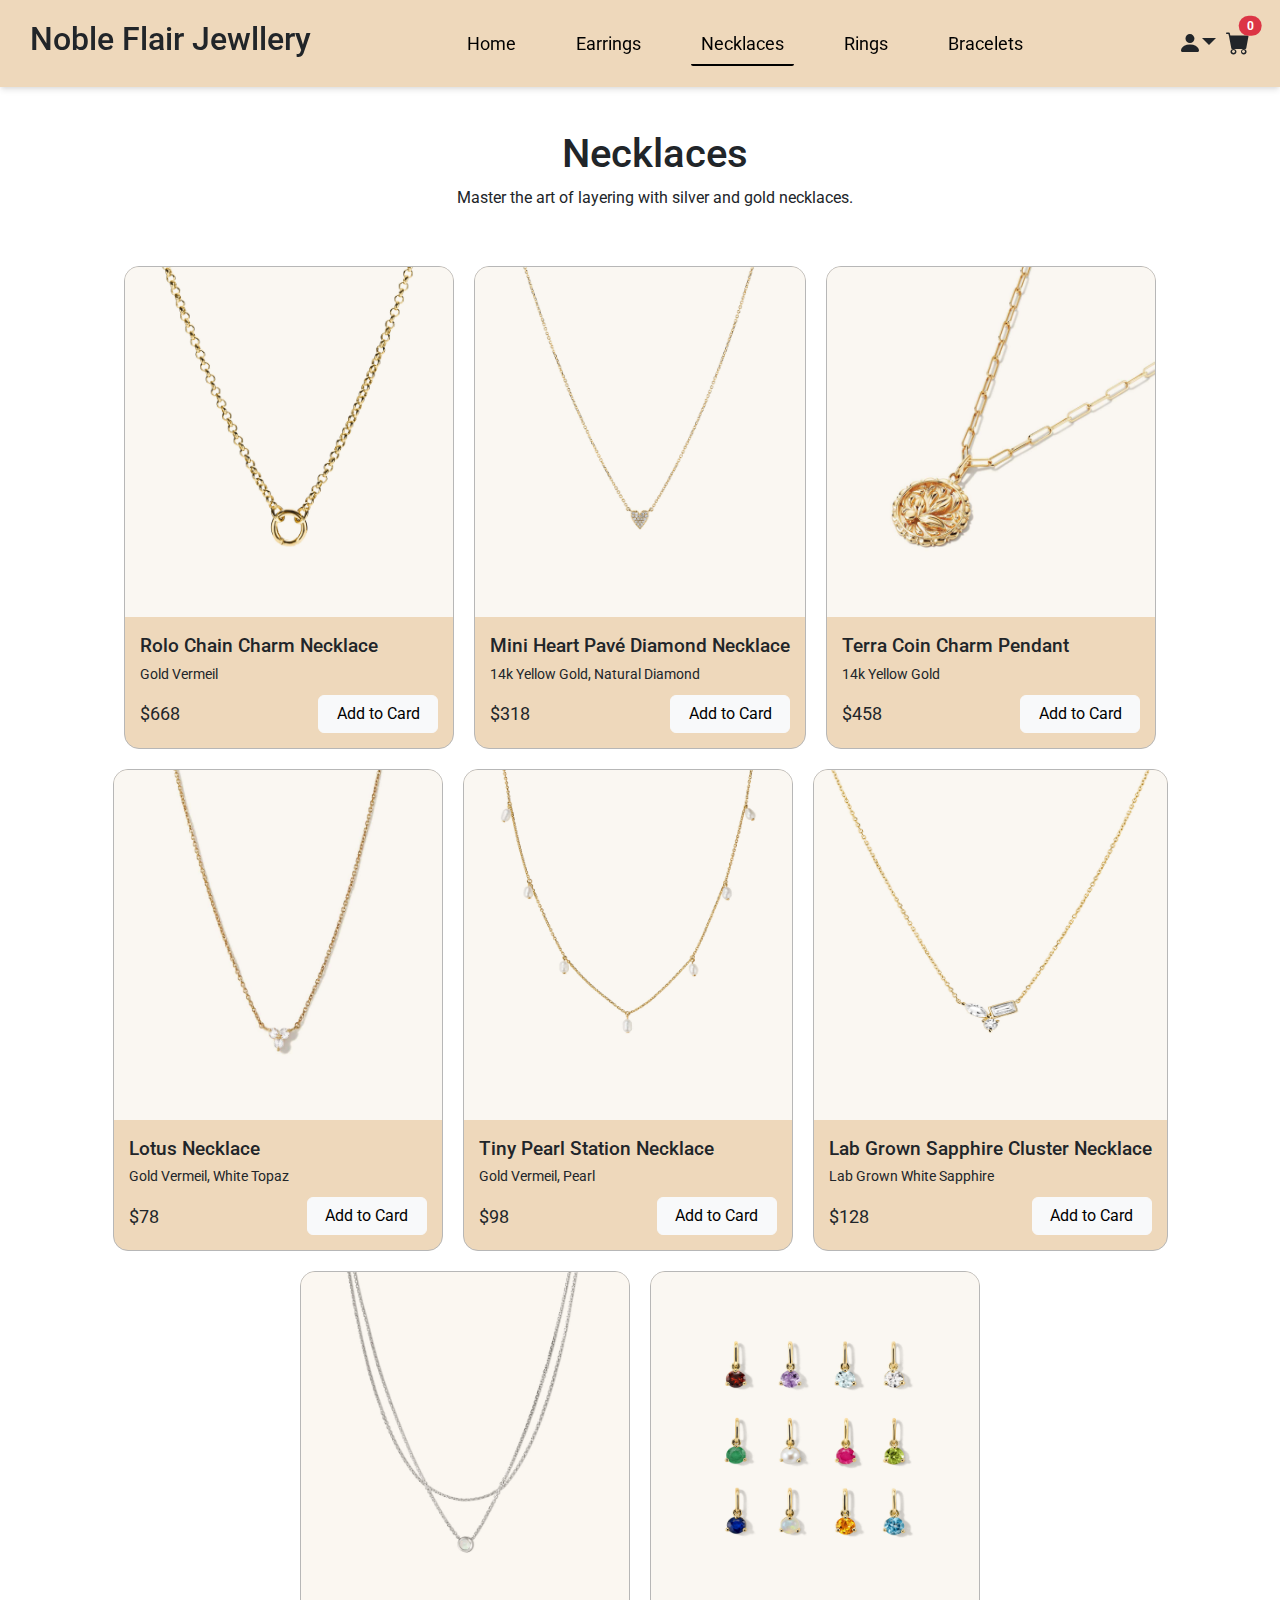
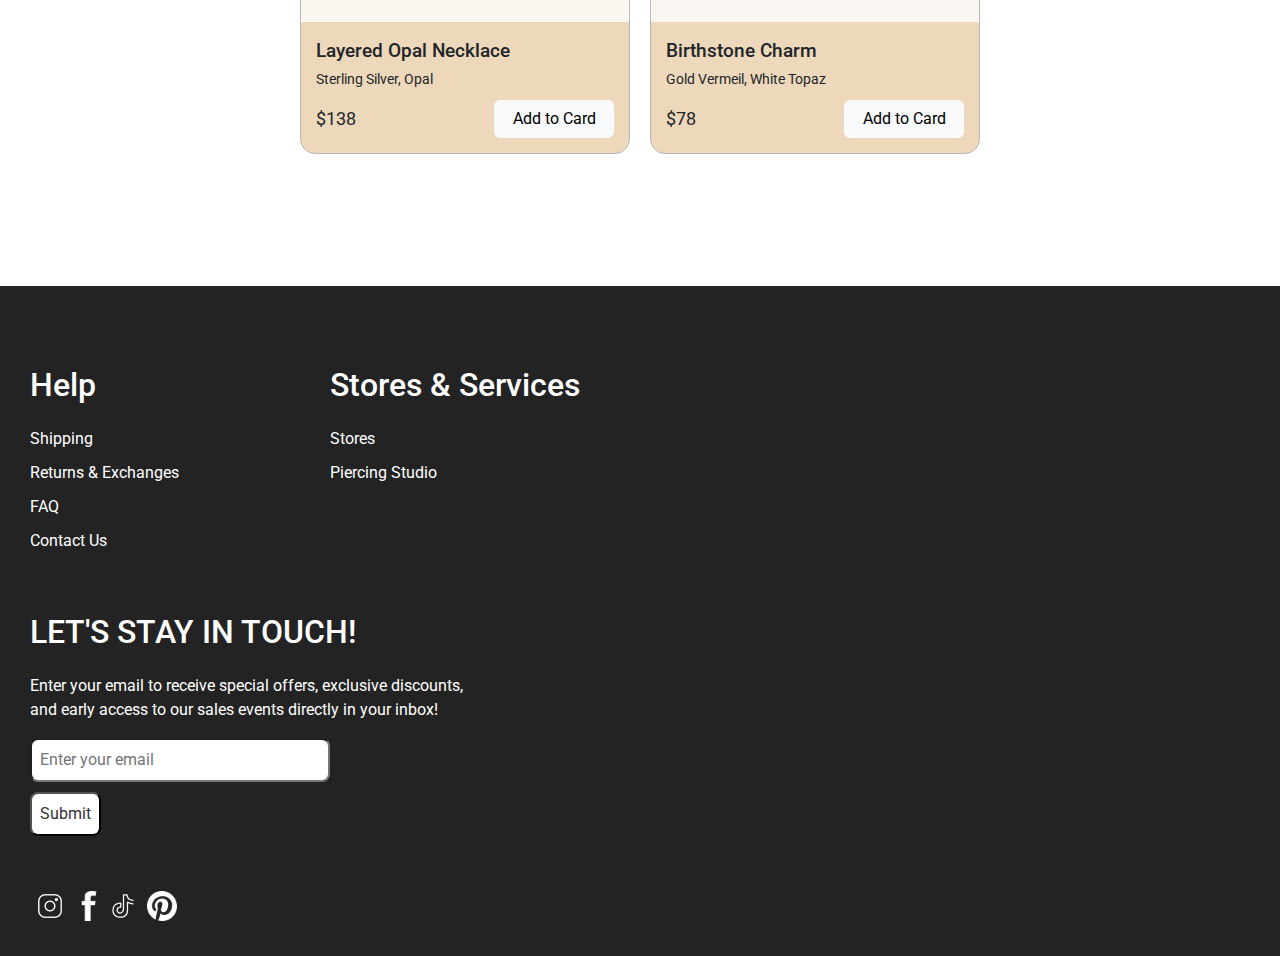
<file: Necklaste.html>
<!DOCTYPE html>
<html lang="en">
  <head>
    <meta charset="UTF-8" />
    <meta name="viewport" content="width=device-width, initial-scale=1.0" />
    <title>Noble Flair Jewllery</title>
    <!-- Bootstrap: This link imports the Bootstrap CSS framework, providing a variety of ready-to-use styles and components -->
    <link
      href="https://cdn.jsdelivr.net/npm/bootstrap@5.3.3/dist/css/bootstrap.min.css"
      rel="stylesheet"
      integrity="sha384-QWTKZyjpPEjISv5WaRU9OFeRpok6YctnYmDr5pNlyT2bRjXh0JMhjY6hW+ALEwIH"
      crossorigin="anonymous"
    />

    <!-- Bootstrap Icons: This link imports a collection of SVG-based icons from the Bootstrap Icons library -->
    <link
      rel="stylesheet"
      href="https://cdn.jsdelivr.net/npm/bootstrap-icons@1.5.0/font/bootstrap-icons.css"
    />

    <!-- Swiper: This link imports the CSS for Swiper, a JavaScript library that enables the creation of responsive and interactive sliders and carousels -->
    <link
      rel="stylesheet"
      href="https://cdn.jsdelivr.net/npm/swiper@11/swiper-bundle.min.css"
    />

    <!-- Custom Stylesheet: This link connects to a custom CSS file, `style.css`, used to apply specific styling rules -->
    <link rel="stylesheet" href="style.css" />
  </head>
  <body>
    <div class="navbar">
      <h2>Noble Flair Jewllery</h2>
      <div class="links">
        <!-- Each of these links will redirect the user to different pages, such as earrings.html, rings.html, etc... -->
        <!-- The 'active' class styles the current page name with an underline -->
        <div class="tran"><a href="index.html">Home</a></div>
        <div class="tran"><a href="earrings.html">Earrings</a></div>
        <div class="tran active"><a href="Necklaste.html">Necklaces</a></div>
        <div class="tran"><a href="rings.html">Rings</a></div>
        <div class="tran"><a href="bracelets.html">Bracelets</a></div>
      </div>
      <!-- This div aligns its child elements centrally and maintains a gap between them. -->
      <div class="" style="display: flex; align-items: center; gap: 10px">
        <!-- An icon (bi-person-fill) taken from Bootstrap activates a dropdown menu on click, providing options to "Log in" or "Register". -->
        <div class="dropdown">
          <i
            class="bi bi-person-fill dropdown-toggle"
            data-bs-toggle="dropdown"
            aria-expanded="false"
            role="button"
            aria-haspopup="true"
            style="font-size: 1.5rem"
          ></i>
          <ul class="dropdown-menu">
            <li><a class="dropdown-item" href="login.html">Log in</a></li>
            <li><a class="dropdown-item" href="register.html">Register</a></li>
          </ul>
        </div>
        <div class="position-relative">
          <!-- This class represents the shopping cart icon -->
          <i class="bi bi-cart-fill" style="font-size: 1.5rem"></i>
          <!-- This span serves as a badge to display the current number of items in the cart -->
          <span
            class="position-absolute top-0 start-100 translate-middle badge rounded-pill bg-danger"
            id="itemCount"
            style="font-size: 0.75rem"
          >
            0
          </span>
        </div>
      </div>
    </div>

    <!--Serves as a container for the product cards and the header title-->

    <div class="product-items">
      <div class="top-text">
        <h1>Necklaces</h1>
        <p>Master the art of layering with silver and gold necklaces.</p>
      </div>

      <!-- - Displays a product card featuring an image with a hover effect, title, description, and an "Add to Cart" button  -->

      <div class="big-container">
        <!-- Rolo Chain Charm Necklace -->
        <div class="product">
          <div class="e-image">
            <img src="images/1neck.jpg" class="default-image" />
            <img src="images/1neck-hover.jpg" class="hover-image" />
          </div>
          <div class="e-info">
            <div class="e-name">Rolo Chain Charm Necklace</div>
            <div class="e-material">Gold Vermeil</div>
            <div class="d-flex justify-content-between align-items-center">
              <div class="e-price">$668</div>
              <button type="button" class="btn btn-light" onclick="addToCart()">
                Add to Card
              </button>
            </div>
          </div>
        </div>

        <!-- Mini Heart Pavé Diamond Necklace -->
        <div class="product">
          <div class="e-image">
            <img src="images/2neck.jpg" class="default-image" />
            <img src="images/2neck-hover.jpg" class="hover-image" />
          </div>
          <div class="e-info">
            <div class="e-name">Mini Heart Pavé Diamond Necklace</div>
            <div class="e-material">14k Yellow Gold, Natural Diamond</div>
            <div class="d-flex justify-content-between align-items-center">
              <div class="e-price">$318</div>
              <button type="button" class="btn btn-light" onclick="addToCart()">
                Add to Card
              </button>
            </div>
          </div>
        </div>

        <!-- Terra Coin Charm Pendant -->
        <div class="product">
          <div class="e-image">
            <img src="images/3neck.jpg" class="default-image" />
            <img src="images/3neck-hover.jpg" class="hover-image" />
          </div>
          <div class="e-info">
            <div class="e-name">Terra Coin Charm Pendant</div>
            <div class="e-material">14k Yellow Gold</div>
            <div class="d-flex justify-content-between align-items-center">
              <div class="e-price">$458</div>
              <button type="button" class="btn btn-light" onclick="addToCart()">
                Add to Card
              </button>
            </div>
          </div>
        </div>

        <!-- Lotus Necklace -->
        <div class="product">
          <div class="e-image">
            <img src="images/4neck.jpg" class="default-image" />
            <img src="images/4neck-hover.jpg" class="hover-image" />
          </div>
          <div class="e-info">
            <div class="e-name">Lotus Necklace</div>
            <div class="e-material">Gold Vermeil, White Topaz</div>
            <div class="d-flex justify-content-between align-items-center">
              <div class="e-price">$78</div>
              <button type="button" class="btn btn-light" onclick="addToCart()">
                Add to Card
              </button>
            </div>
          </div>
        </div>

        <!-- Tiny Pearl Station Necklace -->
        <div class="product">
          <div class="e-image">
            <img src="images/5neck.jpg" class="default-image" />
            <img src="images/5neck-hover.jpg" class="hover-image" />
          </div>
          <div class="e-info">
            <div class="e-name">Tiny Pearl Station Necklace</div>
            <div class="e-material">Gold Vermeil, Pearl</div>
            <div class="d-flex justify-content-between align-items-center">
              <div class="e-price">$98</div>
              <button type="button" class="btn btn-light" onclick="addToCart()">
                Add to Card
              </button>
            </div>
          </div>
        </div>

        <!-- Lab Grown Sapphire Cluster Necklace -->
        <div class="product">
          <div class="e-image">
            <img src="images/6neck.jpg" class="default-image" />
            <img src="images/6neck-hover.jpg" class="hover-image" />
          </div>
          <div class="e-info">
            <div class="e-name">Lab Grown Sapphire Cluster Necklace</div>
            <div class="e-material">Lab Grown White Sapphire</div>
            <div class="d-flex justify-content-between align-items-center">
              <div class="e-price">$128</div>
              <button type="button" class="btn btn-light" onclick="addToCart()">
                Add to Card
              </button>
            </div>
          </div>
        </div>

        <!-- Layered Opal Necklace -->
        <div class="product">
          <div class="e-image">
            <img src="images/7neck.jpg" class="default-image" />
            <img src="images/7neck-hover.jpg" class="hover-image" />
          </div>
          <div class="e-info">
            <div class="e-name">Layered Opal Necklace</div>
            <div class="e-material">Sterling Silver, Opal</div>
            <div class="d-flex justify-content-between align-items-center">
              <div class="e-price">$138</div>
              <button type="button" class="btn btn-light" onclick="addToCart()">
                Add to Card
              </button>
            </div>
          </div>
        </div>

        <!-- Birthstone Charm -->
        <div class="product">
          <div class="e-image">
            <img src="images/8neck.jpg" class="default-image" />
            <img src="images/8neck-hover.jpg" class="hover-image" />
          </div>
          <div class="e-info">
            <div class="e-name">Birthstone Charm</div>
            <div class="e-material">Gold Vermeil, White Topaz</div>
            <div class="d-flex justify-content-between align-items-center">
              <div class="e-price">$78</div>
              <button type="button" class="btn btn-light" onclick="addToCart()">
                Add to Card
              </button>
            </div>
          </div>
        </div>
      </div>
    </div>

    <!-- This footer is divied in 4 sections, like Help, Stores and services, a signup form for email offers, and icons for social media -->
    <footer>
      <div class="main-footer">
        <div class="first-second">
          <div class="footer-sub">
            <h2>Help</h2>
            <a href="#">Shipping</a>
            <a href="#">Returns & Exchanges</a>
            <a href="#">FAQ</a>
            <a href="#">Contact Us</a>
          </div>
          <div class="footer-sub">
            <h2>Stores & Services</h2>
            <a href="#">Stores</a>
            <a href="#">Piercing Studio</a>
            <a href="#"></a>
          </div>
        </div>
        <div class="third-fourth">
          <div class="footer-sub third">
            <h2>LET'S STAY IN TOUCH!</h2>
            <p>
              Enter your email to receive special offers, exclusive discounts,
              and early access to our sales events directly in your inbox!
            </p>

            <div class="email">
              <input type="email" placeholder="Enter your email" />
            </div>
            <div class="button">
              <input type="button" value="Submit" />
            </div>
          </div>

          <div class="icons">
            <img
              src="images/instagram.png"
              alt="instagram"
              width="40px"
              height="40px"
              40px;
            />
            <img
              src="images/facebook-svgrepo-com.png"
              alt="Facebook"
              width="30px"
            />
            <img
              src="images/tik-tok-svgrepo-com.svg"
              alt="tik-tok"
              width="30px"
              height="30px"
            />
            <img
              src="images/pinterest.png"
              alt="pinterest"
              width="30px"
              height="30px"
              style="margin-left: 5px"
            />
          </div>
        </div>
      </div>
    </footer>

    <!-- These scripts integrate Bootstrap functionalities, Swiper for interactive sliders, and custom JavaScript   -->

    <script
      src="https://cdn.jsdelivr.net/npm/bootstrap@5.3.3/dist/js/bootstrap.bundle.min.js"
      integrity="sha384-YvpcrYf0tY3lHB60NNkmXc5s9fDVZLESaAA55NDzOxhy9GkcIdslK1eN7N6jIeHz"
      crossorigin="anonymous"
    ></script>
    <script src="script.js"></script>
  </body>
</html>
</file>
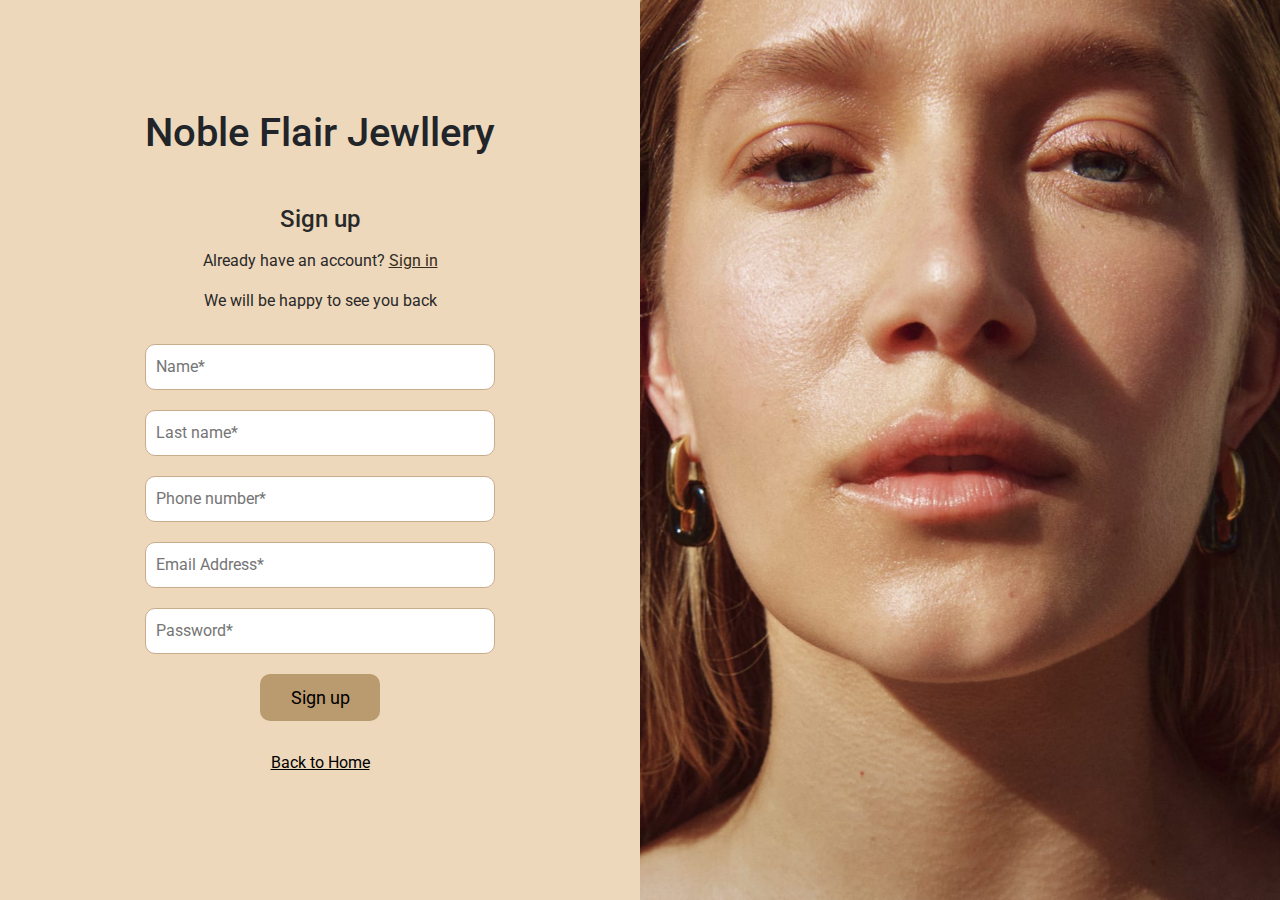
<file: register.html>
<html>
  <head>
    <meta charset="UTF-8" />
    <meta name="viewport" content="width=device-width, initial-scale=1.0" />
    <title>Register</title>
    <!-- Import Bootstrap CSS for styling and responsiveness -->
    <link
      href="https://cdn.jsdelivr.net/npm/bootstrap@5.3.3/dist/css/bootstrap.min.css"
      rel="stylesheet"
      integrity="sha384-QWTKZyjpPEjISv5WaRU9OFeRpok6YctnYmDr5pNlyT2bRjXh0JMhjY6hW+ALEwIH"
      crossorigin="anonymous"
    />
    <!-- Import Swiper CSS for creating responsive sliders -->
    <link
      rel="stylesheet"
      href="https://cdn.jsdelivr.net/npm/swiper@11/swiper-bundle.min.css"
    />
    <!-- Link to custom stylesheet for additional styles -->
    <link rel="stylesheet" href="style.css" />
  </head>

  <body>
    <!-- Main container for the registration form and image slider -->
    <div class="register">
      <!-- Registration form with various input fields -->
      <form
        id="registrationForm"
        class="register-con"
        style="width: 50%"
        onsubmit="registrationForm(event)"
      >
        <!-- Branding header with company name -->
        <div class="noble"><h1>Noble Flair Jewllery</h1></div>

        <!-- Section for sign-up title and navigation link to log in page -->
        <div class="signUp">
          <h1>Sign up</h1>
          <p>Already have an account? <a href="login.html">Sign in</a></p>
          <p>We will be happy to see you back</p>
        </div>

        <div class="form-groups">
          <!-- Input field for the user's first name -->
          <div class="form-group">
            <input type="text" id="name" placeholder="Name*" />
            <span id="nameError" class="error"></span>
          </div>

          <!-- Input field for the user's last name -->
          <div class="form-group">
            <input type="text" id="last-name" placeholder="Last name*" />
            <span id="lastnameError" class="error"></span>
          </div>

          <!-- Input field for the user's phone number -->
          <div class="form-group">
            <input type="text" id="number" placeholder="Phone number*" />
            <span id="numberError" class="error"></span>
          </div>

          <!-- Input field for the user's email address -->
          <div class="form-group">
            <input type="email" id="email" placeholder="Email Address*" />
            <span id="emailError" class="error"></span>
          </div>

          <!-- Input field for the user's password -->
          <div class="form-group">
            <input type="password" id="password" placeholder="Password*" />
            <span id="passwordError" class="error"></span>
          </div>
        </div>
        <!-- Submit button for the registration form -->
        <button class="submit" type="submit">Sign up</button>

        <!-- Link to navigate back to the home page -->
        <div class="backToHome"><a href="index.html">Back to Home</a></div>
      </form>

      <!-- Image slider with background images -->
      <div class="swiper-container slider register-image" style="width: 50%">
        <div class="swiper-wrapper">
          <div
            class="swiper-slide"
            style="background-image: url('images/register.jpg')"
          ></div>
          <div
            class="swiper-slide"
            style="background-image: url('images/register3.PNG')"
          ></div>
          <div
            class="swiper-slide"
            style="background-image: url('images/register2.jpg')"
          ></div>
        </div>
      </div>
    </div>

    <!-- Bootstrap JavaScript for functionality like dropdowns and modals -->
    <script
      src="https://cdn.jsdelivr.net/npm/bootstrap@5.3.3/dist/js/bootstrap.bundle.min.js"
      integrity="sha384-YvpcrYf0tY3lHB60NNkmXc5s9fDVZLESaAA55NDzOxhy9GkcIdslK1eN7N6jIeHz"
      crossorigin="anonymous"
    ></script>

    <!-- Swiper JavaScript for slider functionality -->
    <script src="https://cdn.jsdelivr.net/npm/swiper@11/swiper-bundle.min.js"></script>

    <!-- Custom JavaScript -->

    <script src="script.js"></script>
  </body>
</html>
</file>
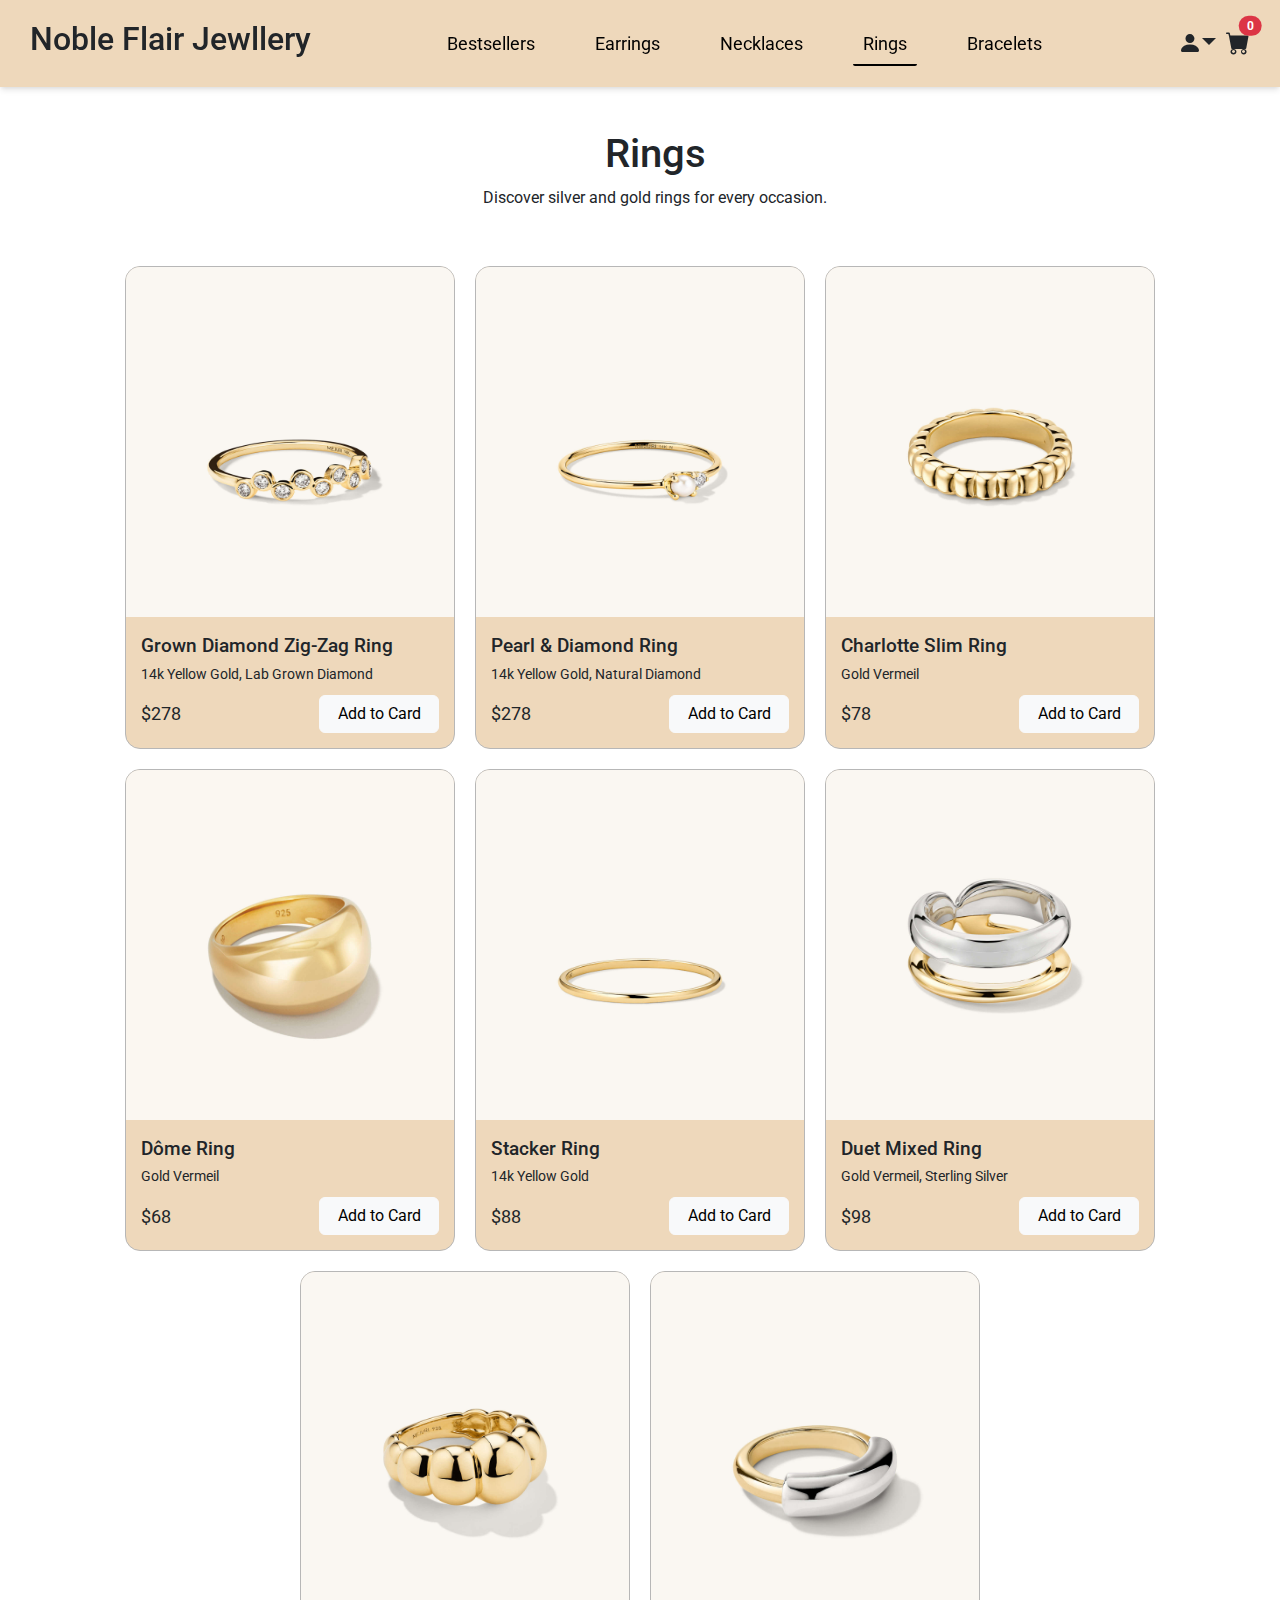
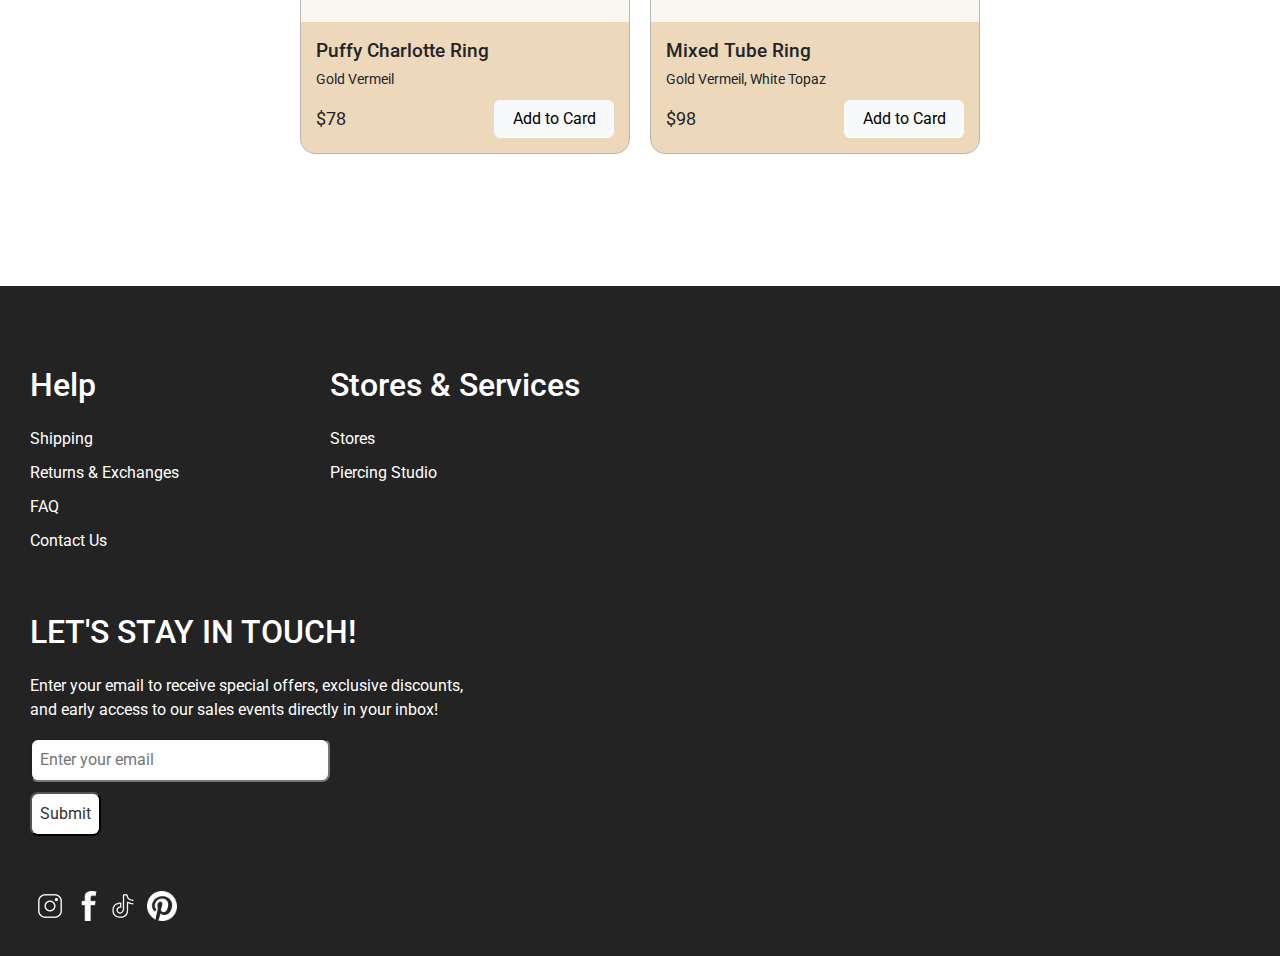
<file: rings.html>
<!DOCTYPE html>
<html lang="en">
  <head>
    <meta charset="UTF-8" />
    <meta name="viewport" content="width=device-width, initial-scale=1.0" />
    <title>Noble Flair Jewllery</title>
    <!-- Bootstrap: This link imports the Bootstrap CSS framework, providing a variety of ready-to-use styles and components -->
    <link
      href="https://cdn.jsdelivr.net/npm/bootstrap@5.3.3/dist/css/bootstrap.min.css"
      rel="stylesheet"
      integrity="sha384-QWTKZyjpPEjISv5WaRU9OFeRpok6YctnYmDr5pNlyT2bRjXh0JMhjY6hW+ALEwIH"
      crossorigin="anonymous"
    />

    <!-- Bootstrap Icons: This link imports a collection of SVG-based icons from the Bootstrap Icons library -->
    <link
      rel="stylesheet"
      href="https://cdn.jsdelivr.net/npm/bootstrap-icons@1.5.0/font/bootstrap-icons.css"
    />

    <!-- Swiper: This link imports the CSS for Swiper, a JavaScript library that enables the creation of responsive and interactive sliders and carousels -->
    <link
      rel="stylesheet"
      href="https://cdn.jsdelivr.net/npm/swiper@11/swiper-bundle.min.css"
    />

    <!-- Custom Stylesheet: This link connects to a custom CSS file, `style.css`, used to apply specific styling rules -->
    <link rel="stylesheet" href="style.css" />
  </head>
  <body>
    <div class="navbar">
      <h2>Noble Flair Jewllery</h2>
      <div class="links">
        <!-- Each of these links will redirect the user to different pages, such as earrings.html, rings.html, etc... -->
        <!-- The 'active' class styles the current page name with an underline -->
        <div class="tran"><a href="index.html">Bestsellers</a></div>
        <div class="tran"><a href="earrings.html">Earrings</a></div>
        <div class="tran"><a href="Necklaste.html">Necklaces</a></div>
        <div class="tran active"><a href="rings.html">Rings</a></div>
        <div class="tran"><a href="bracelets.html">Bracelets</a></div>
      </div>
      <!-- This div aligns its child elements centrally and maintains a gap between them. -->
      <div class="" style="display: flex; align-items: center; gap: 10px">
        <!-- An icon (bi-person-fill) taken from Bootstrap activates a dropdown menu on click, providing options to "Log in" or "Register". -->
        <div class="dropdown">
          <i
            class="bi bi-person-fill dropdown-toggle"
            data-bs-toggle="dropdown"
            aria-expanded="false"
            role="button"
            aria-haspopup="true"
            style="font-size: 1.5rem"
          ></i>
          <ul class="dropdown-menu">
            <li><a class="dropdown-item" href="login.html">Log in</a></li>
            <li><a class="dropdown-item" href="register.html">Register</a></li>
          </ul>
        </div>
        <div class="position-relative">
          <!-- This class represents the shopping cart icon -->
          <i class="bi bi-cart-fill" style="font-size: 1.5rem"></i>
          <!-- This span serves as a badge to display the current number of items in the cart -->
          <span
            class="position-absolute top-0 start-100 translate-middle badge rounded-pill bg-danger"
            id="itemCount"
            style="font-size: 0.75rem"
          >
            0
          </span>
        </div>
      </div>
    </div>

    <!--Serves as a container for the product cards and the header title-->
    <div class="product-items">
      <div class="top-text">
        <h1>Rings</h1>
        <p>Discover silver and gold rings for every occasion.</p>
      </div>

      <!-- - Displays a product card featuring an image with a hover effect, title, description, and an "Add to Cart" button  -->
      <div class="big-container">
        <!-- Grown Diamond Zig-Zag Ring -->
        <div class="product">
          <div class="e-image">
            <img src="images/6ring.jpg" class="default-image" />
            <img src="images/6hover.jpg" class="hover-image" />
          </div>
          <div class="e-info">
            <div class="e-name">Grown Diamond Zig-Zag Ring</div>
            <div class="e-material">14k Yellow Gold, Lab Grown Diamond</div>
            <div class="d-flex justify-content-between align-items-center">
              <div class="e-price">$278</div>
              <button type="button" class="btn btn-light" onclick="addToCart()">
                Add to Card
              </button>
            </div>
          </div>
        </div>

        <!-- Pearl & Diamond Ring -->
        <div class="product">
          <div class="e-image">
            <img src="images/ring.jpg" class="default-image" />
            <img src="images/2hover.jpg" class="hover-image" />
          </div>
          <div class="e-info">
            <div class="e-name">Pearl & Diamond Ring</div>
            <div class="e-material">14k Yellow Gold, Natural Diamond</div>
            <div class="d-flex justify-content-between align-items-center">
              <div class="e-price">$278</div>
              <button type="button" class="btn btn-light" onclick="addToCart()">
                Add to Card
              </button>
            </div>
          </div>
        </div>

        <!-- Charlotte Slim Ring -->
        <div class="product">
          <div class="e-image">
            <img src="images/3ring.jpg" class="default-image" />
            <img src="images/3hover.jpg" class="hover-image" />
          </div>
          <div class="e-info">
            <div class="e-name">Charlotte Slim Ring</div>
            <div class="e-material">Gold Vermeil</div>
            <div class="d-flex justify-content-between align-items-center">
              <div class="e-price">$78</div>
              <button type="button" class="btn btn-light" onclick="addToCart()">
                Add to Card
              </button>
            </div>
          </div>
        </div>

        <!-- Dôme Ring -->
        <div class="product">
          <div class="e-image">
            <img src="images/4ring.jpg" class="default-image" />
            <img src="images/4hover.jpg" class="hover-image" />
          </div>
          <div class="e-info">
            <div class="e-name">Dôme Ring</div>
            <div class="e-material">Gold Vermeil</div>
            <div class="d-flex justify-content-between align-items-center">
              <div class="e-price">$68</div>
              <button type="button" class="btn btn-light" onclick="addToCart()">
                Add to Card
              </button>
            </div>
          </div>
        </div>

        <!-- Stacker Ring -->
        <div class="product">
          <div class="e-image">
            <img src="images/5ring.jpg" class="default-image" />
            <img src="images/5hover.jpg" class="hover-image" />
          </div>
          <div class="e-info">
            <div class="e-name">Stacker Ring</div>
            <div class="e-material">14k Yellow Gold</div>
            <div class="d-flex justify-content-between align-items-center">
              <div class="e-price">$88</div>
              <button type="button" class="btn btn-light" onclick="addToCart()">
                Add to Card
              </button>
            </div>
          </div>
        </div>

        <!-- Duet Mixed Ring -->
        <div class="product">
          <div class="e-image">
            <img src="images/1ring.jpg" class="default-image" />
            <img src="images/1hover.jpg" class="hover-image" />
          </div>
          <div class="e-info">
            <div class="e-name">Duet Mixed Ring</div>
            <div class="e-material">Gold Vermeil, Sterling Silver</div>
            <div class="d-flex justify-content-between align-items-center">
              <div class="e-price">$98</div>
              <button type="button" class="btn btn-light" onclick="addToCart()">
                Add to Card
              </button>
            </div>
          </div>
        </div>

        <!-- Puffy Charlotte Ring -->
        <div class="product">
          <div class="e-image">
            <img src="images/7ring.jpg" class="default-image" />
            <img src="images/7hover.jpg" class="hover-image" />
          </div>
          <div class="e-info">
            <div class="e-name">Puffy Charlotte Ring</div>
            <div class="e-material">Gold Vermeil</div>
            <div class="d-flex justify-content-between align-items-center">
              <div class="e-price">$78</div>
              <button type="button" class="btn btn-light" onclick="addToCart()">
                Add to Card
              </button>
            </div>
          </div>
        </div>

        <!-- Mixed Tube Ring -->
        <div class="product">
          <div class="e-image">
            <img src="images/8ring.jpg" class="default-image" />
            <img src="images/8hover.jpg" class="hover-image" />
          </div>
          <div class="e-info">
            <div class="e-name">Mixed Tube Ring</div>
            <div class="e-material">Gold Vermeil, White Topaz</div>
            <div class="d-flex justify-content-between align-items-center">
              <div class="e-price">$98</div>
              <button type="button" class="btn btn-light" onclick="addToCart()">
                Add to Card
              </button>
            </div>
          </div>
        </div>
      </div>
    </div>

    <!-- This footer is divied in 4 sections, like Help, Stores and services, a signup form for email offers, and icons for social media -->
    <footer>
      <div class="main-footer">
        <div class="first-second">
          <div class="footer-sub">
            <h2>Help</h2>
            <a href="#">Shipping</a>
            <a href="#">Returns & Exchanges</a>
            <a href="#">FAQ</a>
            <a href="#">Contact Us</a>
          </div>
          <div class="footer-sub">
            <h2>Stores & Services</h2>
            <a href="#">Stores</a>
            <a href="#">Piercing Studio</a>
            <a href="#"></a>
          </div>
        </div>
        <div class="third-fourth">
          <div class="footer-sub third">
            <h2>LET'S STAY IN TOUCH!</h2>
            <p>
              Enter your email to receive special offers, exclusive discounts,
              and early access to our sales events directly in your inbox!
            </p>

            <div class="email">
              <input type="email" placeholder="Enter your email" />
            </div>
            <div class="button">
              <input type="button" value="Submit" />
            </div>
          </div>

          <div class="icons">
            <img
              src="images/instagram.png"
              alt="instagram"
              width="40px"
              height="40px"
              40px;
            />
            <img
              src="images/facebook-svgrepo-com.png"
              alt="Facebook"
              width="30px"
            />
            <img
              src="images/tik-tok-svgrepo-com.svg"
              alt="tik-tok"
              width="30px"
              height="30px"
            />
            <img
              src="images/pinterest.png"
              alt="pinterest"
              width="30px"
              height="30px"
              style="margin-left: 5px"
            />
          </div>
        </div>
      </div>
    </footer>

    <!-- These scripts integrate Bootstrap functionalities, Swiper for interactive sliders, and custom JavaScript   -->

    <script
      src="https://cdn.jsdelivr.net/npm/bootstrap@5.3.3/dist/js/bootstrap.bundle.min.js"
      integrity="sha384-YvpcrYf0tY3lHB60NNkmXc5s9fDVZLESaAA55NDzOxhy9GkcIdslK1eN7N6jIeHz"
      crossorigin="anonymous"
    ></script>
    <script src="script.js"></script>
  </body>
</html>
</file>
<file: style.css>
/* Google Font Imports */
@import url('https://fonts.googleapis.com/css2?family=Open+Sans:ital,wght@0,300..800;1,300..800&display=swap');
@import url('https://fonts.googleapis.com/css2?family=Roboto:ital,wght@0,100;0,300;0,400;0,500;0,700;0,900;1,100;1,300;1,400;1,500;1,700;1,900&display=swap');

body {
    padding: 0;
    margin: 0;
    /* Hides horizontal overflow. */
    overflow-x: hidden; 
    font-family: "Roboto", sans-serif;

}
html, body {
    height: 100%;
}

.navbar {

    /* The navbar remains visible at the top of the screen as you scroll down the page. */
    position: fixed;
    top: 0;
    width: 100%;
    display: flex;
    padding: 0px 30px;
    justify-content: space-between;
    text-align: center;
    align-items: center;
    background-color: rgb(238, 216, 187);
    z-index: 10;
    box-shadow: rgba(0, 0, 0, 0.1) 0px 4px 6px -1px, rgba(0, 0, 0, 0.06) 0px 2px 4px -1px;

}

.first {
    display: flex;
    flex-direction: column;
    align-items: center;
}

.swiper-slide {
    width: auto;
    display: flex;
    flex-direction: column;
    align-items: stretch;
    height: 100%;
}

.navbar1 {
    font-size: 35px;
    padding: 10px;
    margin-bottom: 20px;
    font-family: "Roboto", sans-serif;
}

.links {
    display: flex;
    align-items: center;
    gap: 20px;

}

.links a {
    /* Removes underlines, from links */
    text-decoration: none;
    padding: 10px;
    font-size: 18px;
    color: black;
}

.tran {
    position: relative;
    padding: 30px 10px;
}

.tran a:hover {
    border-bottom: 2px solid black;
    border-radius: 5px;
    transition-duration: 100ms;
}



.best-sellers {
    text-align: center;
    font-size: 35px;
    padding: 50px;
    background-color: rgb(238, 216, 187);
    height: 100%;

}

.best-sellers h2 {
    padding-top: 30px;
    font-family: "Roboto", sans-serif;
    margin-bottom: 50px;
}

.card .image-box {
    height: 300px;
}

.card.swiper-slide {
    display: flex;
    justify-content: space-between;
    align-items: center;
    flex-direction: column;
    width: 300px;
    height: auto !important;
    border-radius: 12px;
    overflow: hidden;
    /* Ensures content does not overflow the radius */
}

.card .image-box img {
    height: 100%;
    width: 100%;

}

.swiper-button-next,
.swiper-button-prev {
    color: black;
    border-color: black;
}


.image-box {
    width: 100%;
    /* Full width of the card */
    height: 250px;
    /* Fixed height for image box */
    display: flex;
    justify-content: center;
    align-items: center;

}

.info {
    display: flex;
    text-align: left;
    padding: 15px;
    width: 100%;
    /* Aligns with the width of the image box */
    flex-direction: column;
    justify-content: space-between;
    min-height: 150px;
    /* Minimum height for the text area */
}

.main-footer {
    background-color: rgba(0, 0, 0, 0.862);
    color: white;
    display: flex;
    justify-content: space-around;
    min-height: 400px;
    padding: 30px;
    /* Sets a space of 20 pixels between each item in a flex or grid container. */
    gap: 20px;
    padding-top: 80px;
    justify-content: center;
}


.footer-sub h2 {
    margin-bottom: 23px;
}

.footer-sub a {
    display: flex;
    flex-direction: column;
    text-decoration: none;
    color: white;
    margin-bottom: 10px;
    transition: 0.5s ease;

}

.footer-sub a:hover {
    text-decoration: underline;
}

.email input {
    width: 300px;
}
.dropdown-menu {
    left: 0; /* Aligns the dropdown to the left side of the button */
    transform: translateX(-70%); /* shifts the dropdown left */
    right: auto;
    margin-top: 10px;
    border-radius: 8px; 
    box-shadow: 0 4px 8px rgba(0, 0, 0, 0.1); 
    background-color: #fff; 
    padding: 7px;
    text-align: center;
}
.dropdown-menu.dropdown-item{
padding: 5px;
}
.dropdown-item:hover{
    background-color: rgb(230, 191, 140);
    border-radius: 5px;
   
}
.email input,
.button input {
    margin-bottom: 10px;
    border-radius: 8px;
    padding: 8px;
}

.button input {
    background-color: white;
    color: rgb(52, 52, 52);
    transition: 0.5s ease;
}

.button input:hover {
    background-color: rgb(230, 191, 140);
    color: black;
}

.icons {
    margin-left: 50px;
    width: 200px;

}

.first-second .footer-sub {

    width: 300px;
}

.first-second {
    display: flex;
}

.footer-sub.third {
    margin-left: 20px;
    width: 450px
}
.third-fourth {
    display: flex;

}


@media screen and (max-width:1400px) {
    .main-footer {
        display: flex;
        flex-direction: column;
    }

    .icons {
        margin-left: -0px;
    }

    .footer-sub.third {
        margin-left: 0px;
    }

    .third-fourth .footer-sub.third {
        margin-bottom: 40px;
    }

}

@media screen and (max-width:1400px) and (min-width:650px) {
    .first-second {
        margin-bottom: 30px;
    }
}



@media screen and (max-width:1395px) {
    .third-fourth {
        display: flex;
        flex-direction: column;

    }

}

@media screen and (max-width:500px) {
    .container.swiper {
        width: 350px !important;
        margin: 0 auto !important;
        display: block !important;
    }
}

@media screen and (max-width:650px) {
    .first-second {
        display: flex;
        flex-direction: column;
    }

    .first-second .footer-sub {
        margin-bottom: 40px;
    }

    .third-fourth {
        display: flex;
        flex-direction: column;

    }
}


@media screen and (max-width:765px) {
    .tran a{
        display: flex;
        flex-direction: column;
        padding: 0px;
        gap: 0px;
    }
}

.image-box .default-image {
    opacity: 1;
}

.image-box .hover-image {
    opacity: 0;
}

.image-box:hover .default-image {
    opacity: 0;
}

.image-box:hover .hover-image {
    opacity: 1;
}


.image-box {
    position: relative;
    width: 100%;
    /* Adjust based on your layout needs */
    height: 250px;
    /* Adjust based on your layout needs */
    display: flex;
    justify-content: center;
    align-items: center;
}

.image-box img {
    position: absolute;
    width: 100%;
    height: 100%;
    transition: opacity 0.5s ease-in-out;
}


.about-us {
    display: flex;
    justify-content: space-between;
    background-color: black;
    color: white;
    min-height: 500px;
}

.navbar .icon-container {
    display: flex;
    align-items: center;
    gap: 15px;
    /* Adjusts the gap between the icons */
    margin-left: auto;
    /* Positions the icon container to the right of the navbar */
}

.navbar .dropdown-menu {
    position: absolute;
    top: 100%;
    /* Ensures dropdown shows below the icon */
    right: 0;
    /* Aligns the dropdown to the right edge of the icon */
}


.about-us .about.one {
    margin-left: 10%;
    display: flex;

    justify-content: center;
    flex-direction: column;
    width: 40%;

}

.about-us .about.two img {
    max-width: 600px;
    width: 100%;
    height: 620px;
}

.about-text {
    height: 500px;
    background-color: rgb(238, 216, 187);
    display: flex;
    justify-content: center;
    align-items: center;

}

.text2 {
    text-align: center;
    font-family: "Roboto", sans-serif;
}

.text2 p {
    margin: 0 auto;
    /* Center-align the text blocks */
    max-width: 600px;
    font-size: 2rem;
    /* Adaptive font size */
    font-weight: 600;
    margin-bottom: 30px;
    line-height: 40px;
}

.text2 div {
    max-width: 750px;
    font-size: 1.1rem;

}

/*Earrings CSS*/

.top-text {
    padding-top: 130px;
    padding-left: 30px;
    padding-bottom: 20px;
    text-align: center;
}

.top-text p {
    font-size: 200;
}

.big-container {
    display: flex;
    align-items: center;
    justify-content: center;
    flex-wrap: wrap;
    gap: 20px;
    padding: 20px 0px;
}


.product-items {
    background-color: white;
    padding-bottom: 7rem;
}

.product {
    display: flex;
    flex-direction: column;
    min-width: 330px;

    border-radius: 15px;
    border: 1px solid rgb(183, 183, 183);
    overflow: hidden;
    background-color: rgb(238, 216, 187)
}

.e-image {
    position: relative;
    width: 100%;
    height: 350px;
    display: flex;
    align-items: center;
}

.e-image img {
    position: absolute;
    width: 100%;
    height: 100%;
    transition: opacity 0.3s ease;
}

.e-info {
    display: flex;

    flex-direction: column;
    text-align: left;
    padding: 15px;
    font-size: 14px;
}

.info .name {
    font-size: 19px;
    font-weight: 500;
    margin-bottom: 3px;
}

.info .material {
    font-size: 15px;
}

.info .price {
    font-size: 18px;
    font-weight: 400;
}

.e-name {
    font-size: 19px;
    font-weight: 500;
    margin-bottom: 3px;
}

.d-flex {
    display: flex;
    margin-top: 10px;
}
.e-price {
    font-size: 18px;
    font-weight: 400;
}

.e-image .default-image {
    opacity: 1;
}

.e-image .hover-image {
    opacity: 0;
}

.e-image:hover .default-image {
    opacity: 0;
}

.e-image:hover .hover-image {
    opacity: 1;
}

.slider {
    position: relative;
    width: 100%;
    height: 100vh;
    overflow: hidden;
}

.slide {
    position: absolute;
    width: 100%;
    height: 100%;
    background-size: cover;
    background-position: center;
    transition: opacity 0.5s ease-in-out;
    opacity: 0;
}

.form-groups{
    min-width: 350px; 
    max-width: 400px;
}

.text {
    position: absolute;
    width: 100%;
    bottom: 20px;
    text-align: center;
    color: white;
    font-size: 24px;
    font-family: "Roboto", sans-serif;
}

.tran.active a {
    border-bottom: 2px solid black;
    border-radius: 2px;
}

/* Profiles */
.staff {
    text-align: center;
    margin-bottom: 70px; /* Add space between heading and containers */
  }
  
  .people {
    margin: 0;
    ;
    padding: 100px 0px ; 
    justify-content: center;
    align-items: center;
    display: flex;
    flex-direction: column;
    background-color: white;
  }
  .people .staff{
    margin-bottom: 30px;
  }
  
  .profiles {
    display: flex;
    justify-content: space-around;
    gap: 10px; /* Add space between the profile containers */
    flex-wrap: wrap;
    padding: 0px 20px;
}
  
  .profile {
    font-family: "Candara", sans-serif;
    width: 340px;
    overflow: hidden;
    border-radius: 10px;
    box-shadow: rgba(17, 12, 46, 0.15) 0px 48px 100px 0px;
    display: flex;
    flex-direction: column;
    margin: 0 10px; /* Add space around each container */
  }
  
  .background-image img {
    width: 100%;
    border-radius: 10px 10px 0 0;
  }
  
  .profile-image img {
    z-index: 1;
    width: 200px;
    height: 200px;
    object-fit: cover; /* This will maintain the aspect ratio and avoid stretching */
    margin-top: -60px; 
    position: relative;
    margin-top: -120px;
    display: block;
    margin-left: auto;
    margin-right: auto;
    border-radius: 100px;
    border: 10px solid #fff;
    background-position: center top; 
  }
  
  .profile-image img:hover {
    transform: scale(1.1);
  }
  
  .card-content {
    padding-top: 20px; /* Adjust the space between the image and the text */
  }
  
  .card-content h3 {
    font-size: 25px;
    text-align: center;
    margin: 0;
  }
  
  .card-content p {
    font-size: 16px;
    text-align: center;
    padding: 0 20px 5px 20px;
  }

  
  

/* Common Styles for both Log-in and Register */

form {
  display: flex;
  flex-direction: column;
  max-width: 1000px;
  justify-content: center;
  padding: 40px;
  margin-left: auto;
  margin-right: auto;
  align-items: center;
}


.form-group {
  display: flex;
  flex-direction: column;
}

form input {
  width: 100%;
  margin-top: 15px;
  padding: 10px;
  margin-bottom: 5px;
  border-radius: 10px;
  border: 1px solid #c9ac8c; 
  font-size: 16px;
  background-color: #fff; 
}

form input:focus {
  outline: none;
  box-shadow: 0 0 10px rgb(186, 154, 111);
}

.noble {
  text-align: center;
  margin-bottom: 40px;
}

.error {
  color: red;
  padding-left: 5px;
}

button {
    width: 120px;
  padding: 10px;
  font-size: 18px;
  background-color: rgb(186, 154, 111);
  color: black;
  border: none;
  border-radius: 10px;
  cursor: pointer;  
}

button:hover {
  background-color: rgb(194, 168, 137);
}

.swiper-container {
  width: min-content;
  height: 100%;
}

.swiper-wrapper {
  display: flex;
  width: 50%;
  height: 100%;
}

.swiper-slide {
  background-size: cover;
  background-position: center;
  width: 100%;
  height: 100%;
  min-width: 300px;
}

.backToHome a {
  text-align: center;
  display: block;
  
  margin-top: 30px;
  color: black;
  text-decoration: underline;
}

.signUp{
min-width: 352px;
text-align: center;
}

.signUp h1 {
  color: #292929; 
  font-size: 24px;
  margin-bottom: 15px;
}

.signUp p {
  color: #292929;
  font-size: 16px;
}

.signUp a {
  color: rgb(54, 45, 32);
}

.signUp a:hover {
  text-decoration: none;
}

/* Specific Styles for Log-in */

.log-in {
  display: flex;
  background-color: rgb(238, 216, 187);
  height: 100%;
  width: 100%;

}


.forgotPass a {
  text-align: right;
  padding-right: 5px;
  padding-bottom: 30px;
  display: block;
  color: black;
}
.forgot-pass-container{
    max-width: 350px;
    min-width: 350px;
    text-align: right;
    
}

/* Specific Styles for Register */

.register {
  display: flex;
  background-color: rgb(238, 216, 187);
  height: 100%;
  width: 100%;
  justify-content: space-between;
}


.submit{
    margin-top: 15px;
    
}

@media screen and (max-width: 900px) {

    .log-in{
        flex-direction: column;
    }
    
    
    form{
        width: 100% !important;
    }
    
    .register-image{
        width: 100% !important;
    
        height: 50vh;
    }
    
    .register-con{
        width: 100% !important;
    }
    .slider {
     
        height: 40vh;
     }
        
    

        .people {
            padding: 80px 0; 
        }   
        .navbar {
            flex-direction: column;
            
            position: static;
            padding: 30px 0px;
        }
    
        .links {
            flex-direction: column;
            gap: 10px;
        }
    
        .navbar h2 {
            margin-bottom: 15px;
        }
    
        .tran {
            position: relative;
            padding: 0;
        }
    
        .dropdown, .position-relative {
            margin-top: 10px;  /* Adds spacing to elements in the navbar */
        }
    
        .text2 p {
            font-size: 20px;
        }
        .text2 div{
           padding: 20px;
        font-size: 18px;
        }
    
        .footer-sub.third {
            width: 380px;
        }
        .footer-sub h2 {
            margin-bottom: 23px;
        }
    
        .about-us{
            display: flex;
            flex-direction: column;
        }
    
        .about-us .about.one{
            width: 400px;
            padding: 20px;
            margin-left: 0%;
        }
    
        
         .big-container{
            display: flex;
            flex-direction: column;
         }
    
        
     .about-us .about.two img {
        height: 480px;
    }
    .register{
        display: flex;
        flex-direction: column;
    }
    
    .top-text{
        padding-top: 40px;
        padding-left: 0px;
    }
    
    .top-text p {
    font-size: 15px;
    
      }
    
}
</file>
